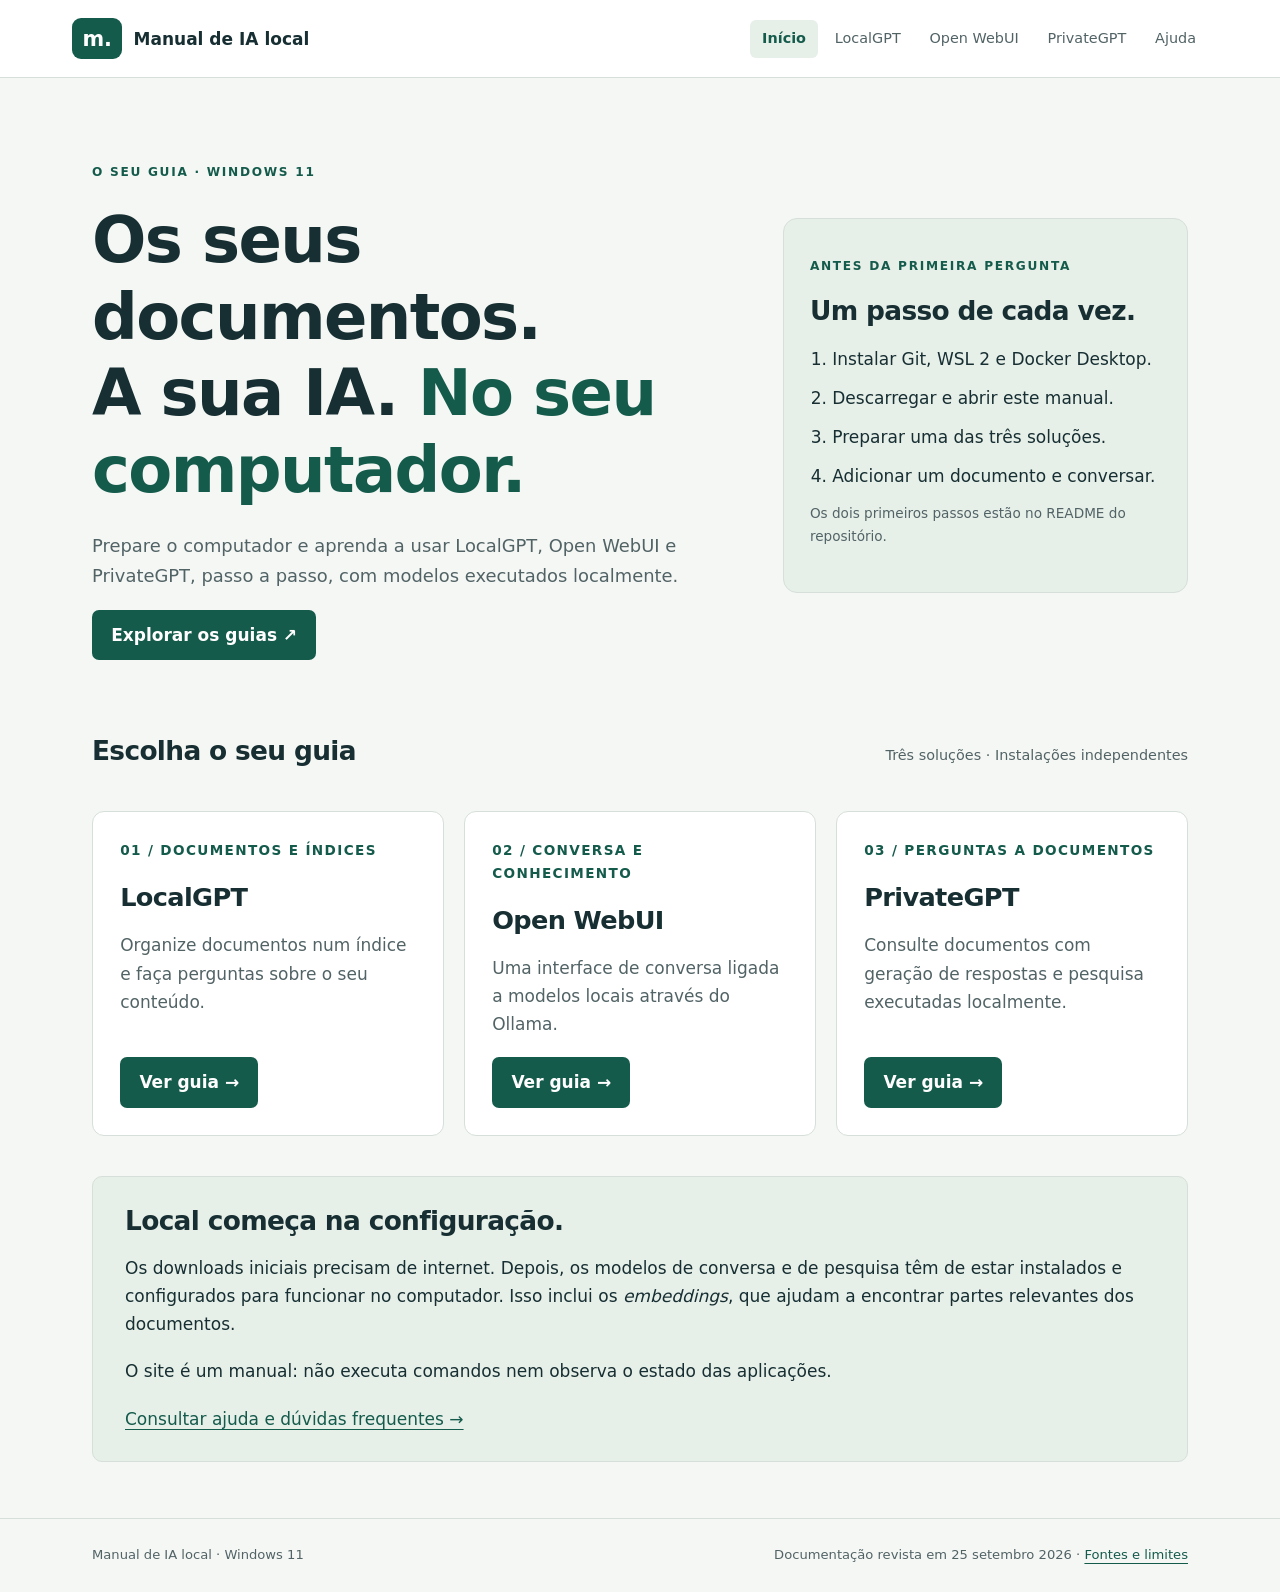
<file: html/index.html>
<!doctype html>
<html lang="pt-PT">
<head><meta charset="utf-8"><meta name="viewport" content="width=device-width, initial-scale=1"><meta name="description" content="Comece aqui — manual de instalação e utilização de IA local para Windows 11."><title>Comece aqui · Manual de IA local</title><link rel="stylesheet" href="assets/css/style.css"><script src="assets/js/main.js" defer></script></head>
<body><a class="skip-link" href="#conteudo">Saltar para o conteúdo</a>
<header class="site-header"><div class="header-inner"><a class="brand" href="index.html"><span class="brand-mark" aria-hidden="true">m.</span> Manual de IA local</a><nav class="site-nav" aria-label="Navegação principal"><a href="index.html" aria-current="page">Início</a><a href="localgpt.html">LocalGPT</a><a href="openwebui.html">Open WebUI</a><a href="privategpt.html">PrivateGPT</a><a href="ajuda.html">Ajuda</a></nav></div></header>
<main id="conteudo" class="container" tabindex="-1">
<section class="hero"><div><p class="eyebrow">O seu guia · Windows 11</p><h1>Os seus documentos.<br>A sua IA. <span style="color:var(--green)">No seu computador.</span></h1><p class="lead">Prepare o computador e aprenda a usar LocalGPT, Open WebUI e PrivateGPT, passo a passo, com modelos executados localmente.</p><a class="button" href="#guias">Explorar os guias <span aria-hidden="true">↗</span></a></div><aside class="hero-note" aria-label="Percurso de preparação"><p class="eyebrow">Antes da primeira pergunta</p><h2>Um passo de cada vez.</h2><ol><li>Instalar Git, WSL 2 e Docker Desktop.</li><li>Descarregar e abrir este manual.</li><li>Preparar uma das três soluções.</li><li>Adicionar um documento e conversar.</li></ol><p class="source-note">Os dois primeiros passos estão no README do repositório.</p></aside></section>
<section id="guias" aria-labelledby="guias-titulo"><div class="section-heading"><h2 id="guias-titulo">Escolha o seu guia</h2><p>Três soluções · Instalações independentes</p></div><div class="cards">
<article class="card"><span class="card-number">01 / DOCUMENTOS E ÍNDICES</span><h3>LocalGPT</h3><p>Organize documentos num índice e faça perguntas sobre o seu conteúdo.</p><a class="button" href="localgpt.html" aria-label="Ver guia de LocalGPT">Ver guia <span aria-hidden="true">→</span></a></article>
<article class="card"><span class="card-number">02 / CONVERSA E CONHECIMENTO</span><h3>Open WebUI</h3><p>Uma interface de conversa ligada a modelos locais através do Ollama.</p><a class="button" href="openwebui.html" aria-label="Ver guia de Open WebUI">Ver guia <span aria-hidden="true">→</span></a></article>
<article class="card"><span class="card-number">03 / PERGUNTAS A DOCUMENTOS</span><h3>PrivateGPT</h3><p>Consulte documentos com geração de respostas e pesquisa executadas localmente.</p><a class="button" href="privategpt.html" aria-label="Ver guia de PrivateGPT">Ver guia <span aria-hidden="true">→</span></a></article>
</div></section>
<aside class="band"><h2>Local começa na configuração.</h2><p>Os downloads iniciais precisam de internet. Depois, os modelos de conversa e de pesquisa têm de estar instalados e configurados para funcionar no computador. Isso inclui os <em>embeddings</em>, que ajudam a encontrar partes relevantes dos documentos.</p><p>O site é um manual: não executa comandos nem observa o estado das aplicações.</p><a href="ajuda.html">Consultar ajuda e dúvidas frequentes →</a></aside>
</main>
<footer class="site-footer"><div class="container footer-inner"><span>Manual de IA local · Windows 11</span><span>Documentação revista em 25 setembro 2026 · <a href="ajuda.html#fontes">Fontes e limites</a></span></div></footer>
</body></html>
</file>
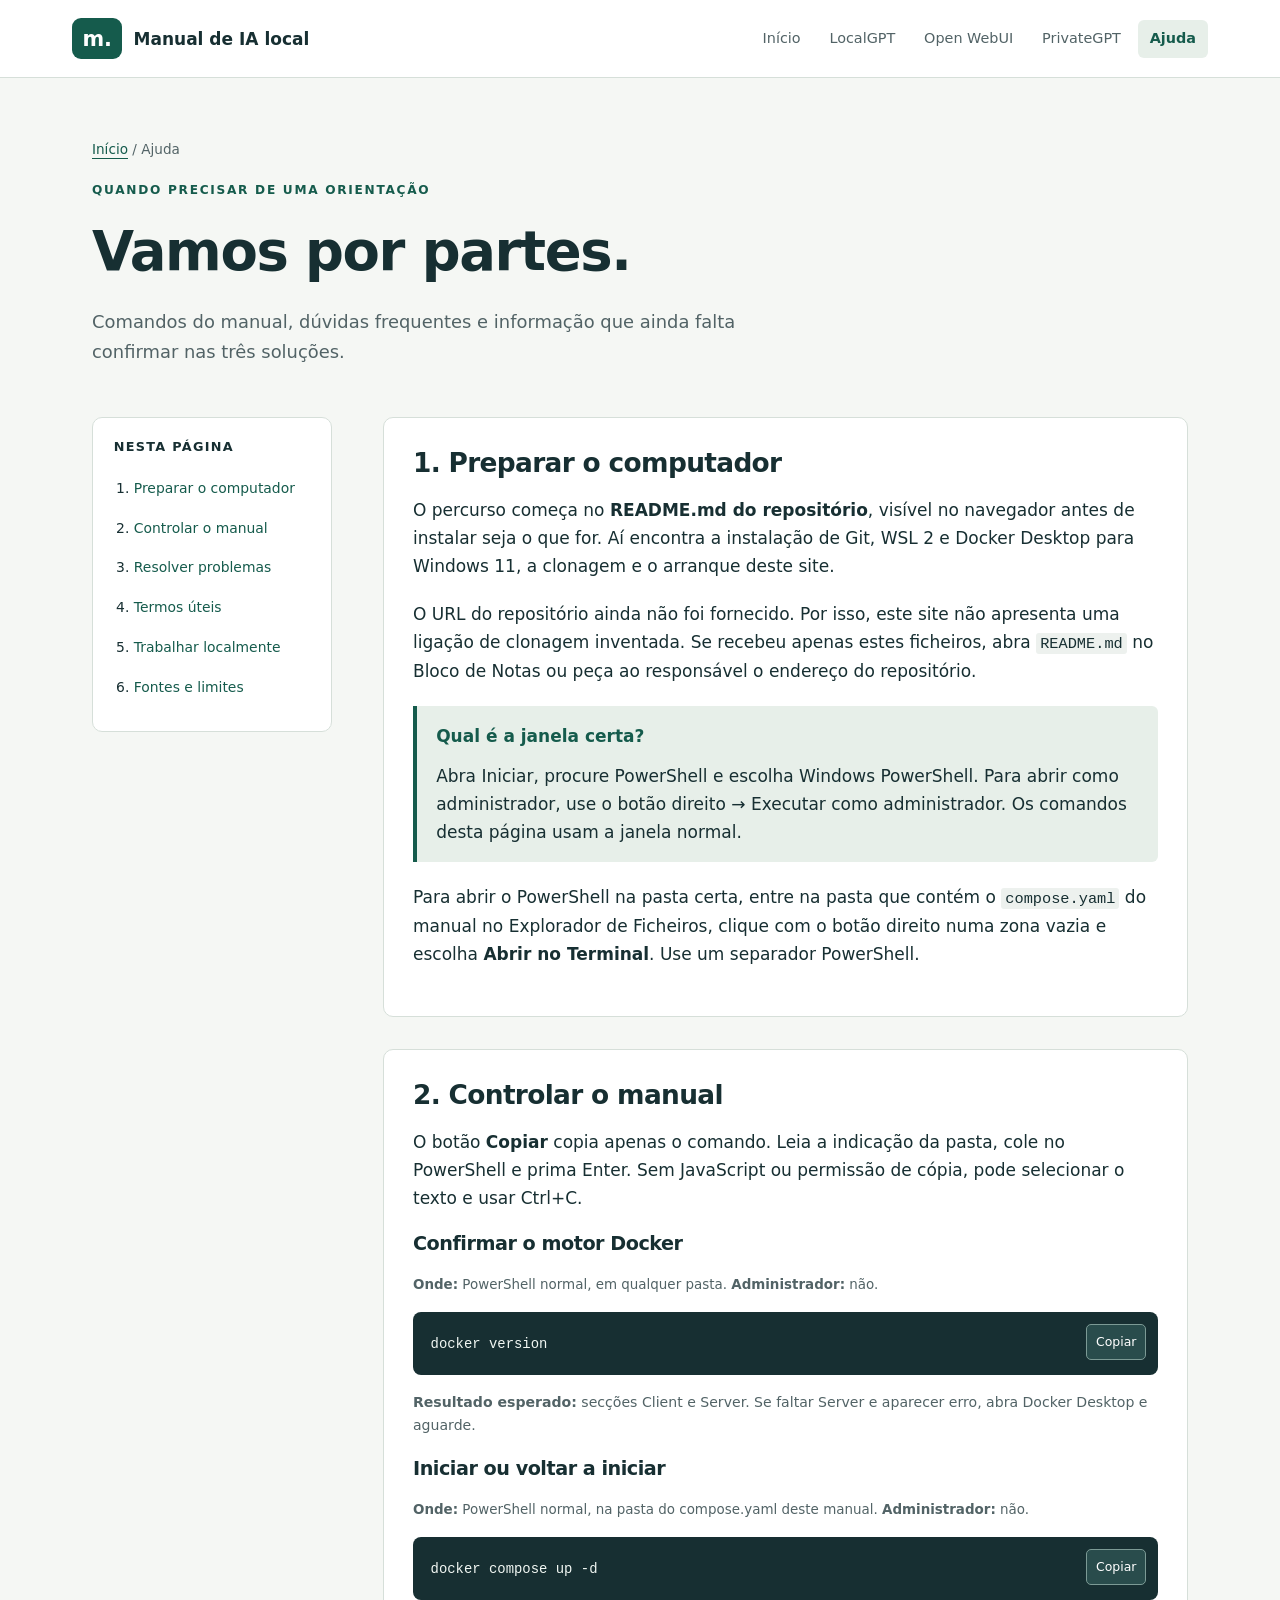
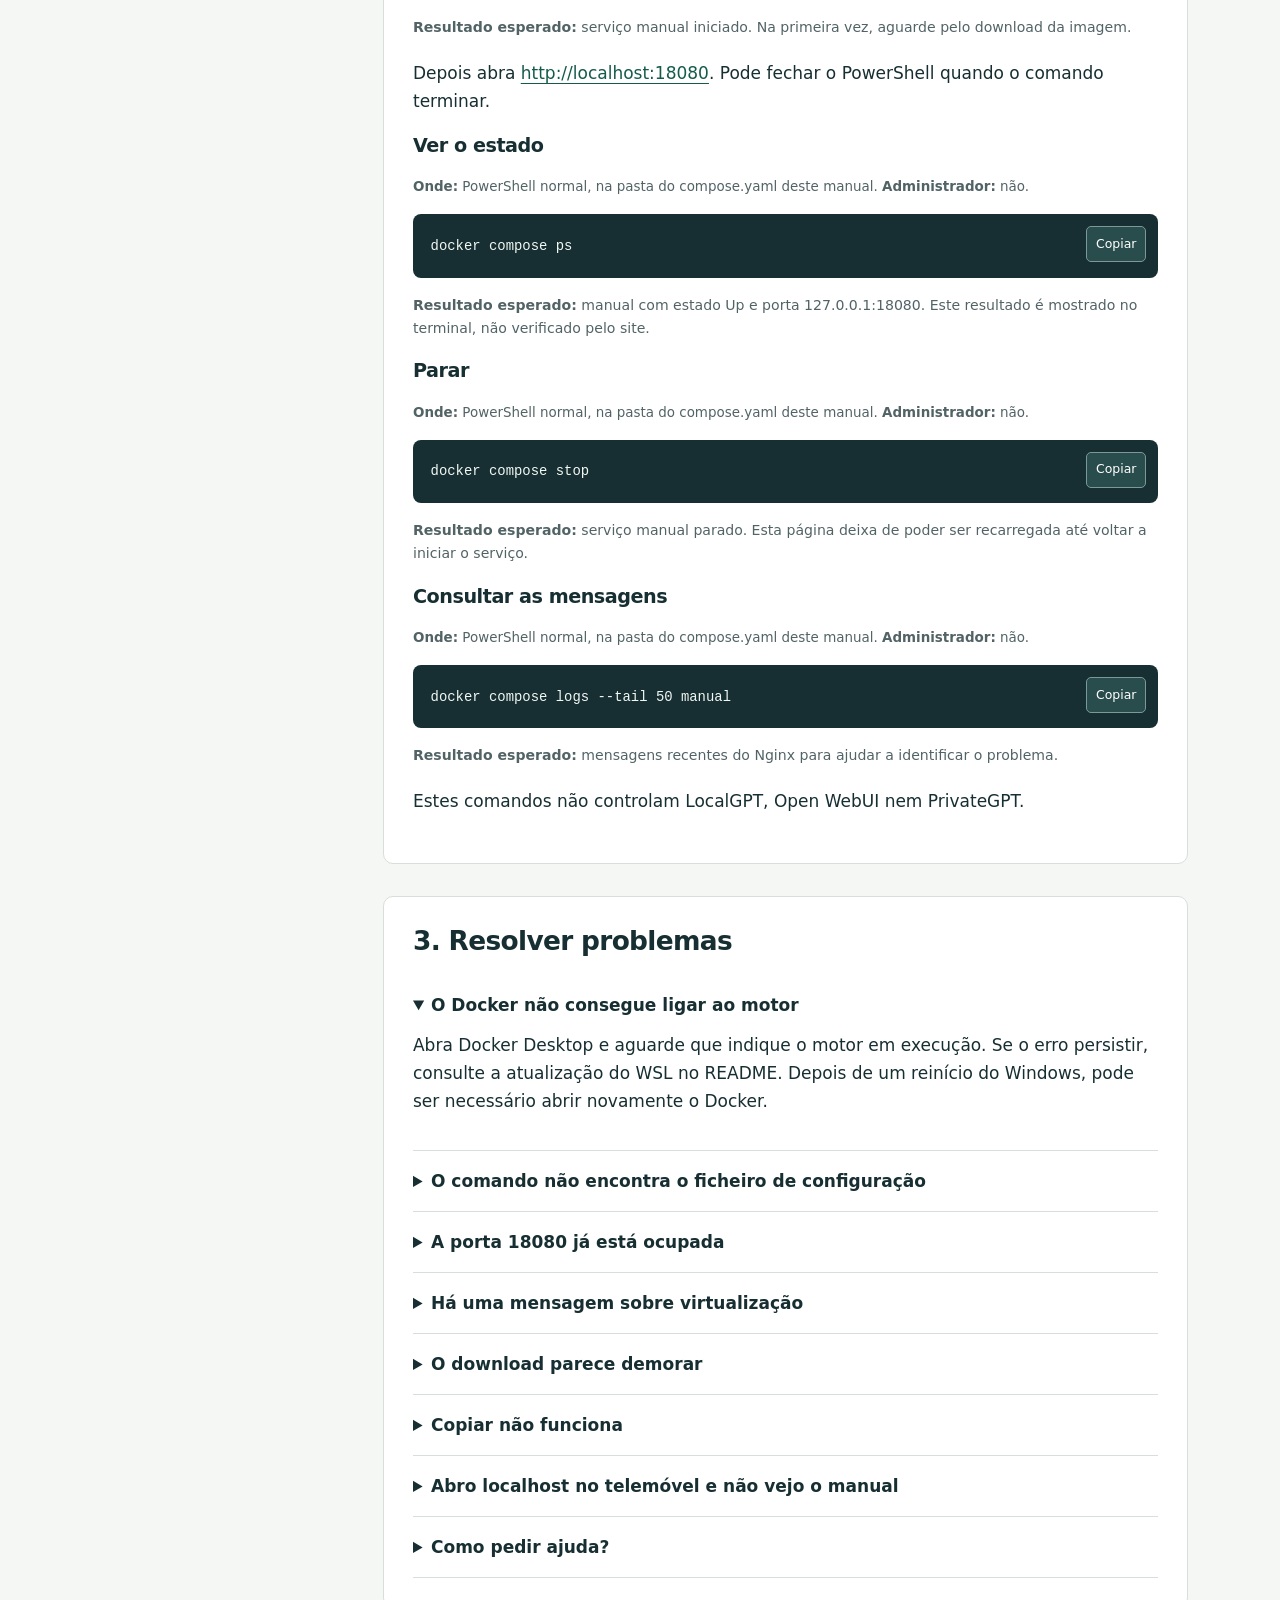
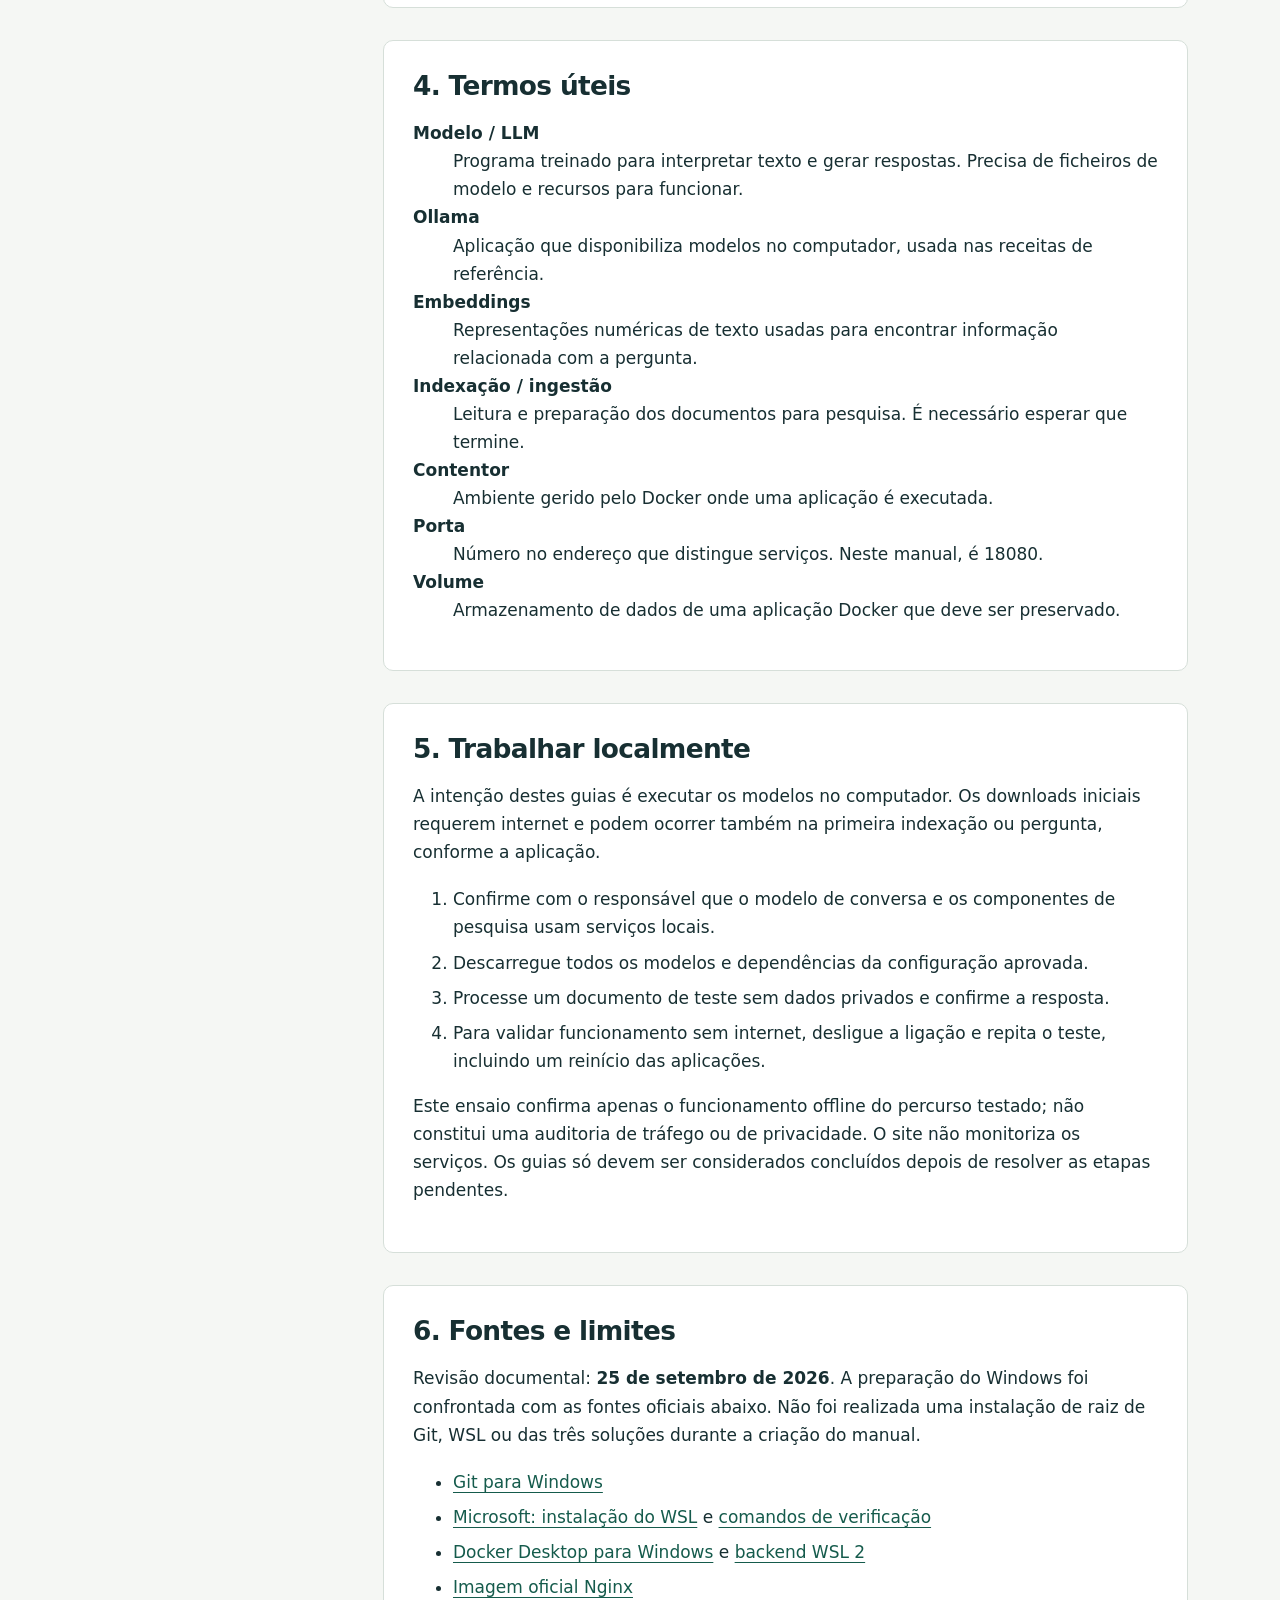
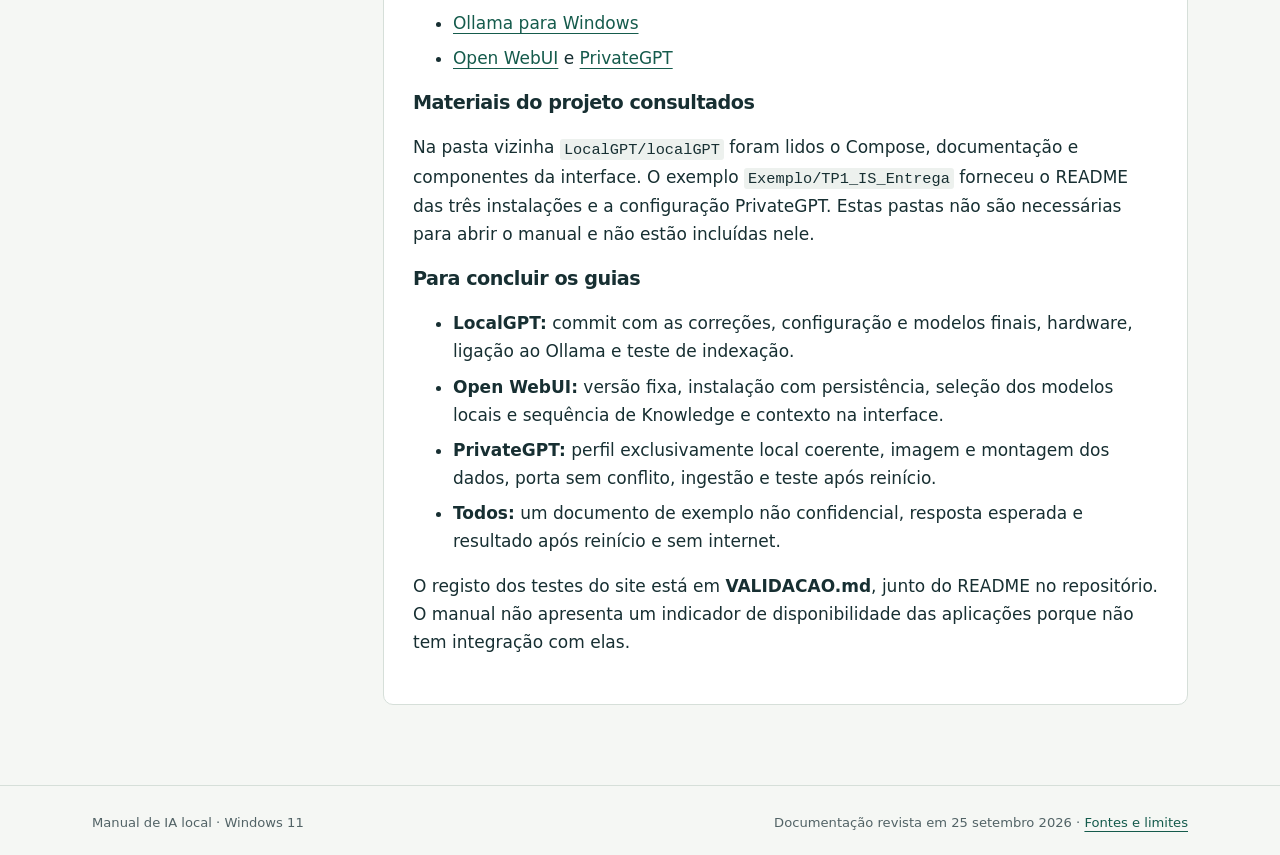
<file: html/ajuda.html>
<!doctype html>
<html lang="pt-PT">
<head><meta charset="utf-8"><meta name="viewport" content="width=device-width, initial-scale=1"><meta name="description" content="Ajuda e primeiros passos — manual de instalação e utilização de IA local para Windows 11."><title>Ajuda e primeiros passos · Manual de IA local</title><link rel="stylesheet" href="assets/css/style.css"><script src="assets/js/main.js" defer></script></head>
<body><a class="skip-link" href="#conteudo">Saltar para o conteúdo</a>
<header class="site-header"><div class="header-inner"><a class="brand" href="index.html"><span class="brand-mark" aria-hidden="true">m.</span> Manual de IA local</a><nav class="site-nav" aria-label="Navegação principal"><a href="index.html">Início</a><a href="localgpt.html">LocalGPT</a><a href="openwebui.html">Open WebUI</a><a href="privategpt.html">PrivateGPT</a><a href="ajuda.html" aria-current="page">Ajuda</a></nav></div></header>
<main id="conteudo" class="container" tabindex="-1">
<div class="page-heading"><p class="breadcrumb"><a href="index.html">Início</a> / Ajuda</p><p class="eyebrow">Quando precisar de uma orientação</p><h1>Vamos por partes.</h1><p class="lead">Comandos do manual, dúvidas frequentes e informação que ainda falta confirmar nas três soluções.</p></div>
<div class="guide-layout"><nav class="toc" aria-label="Índice da ajuda"><h2>Nesta página</h2><ol><li><a href="#preparacao">Preparar o computador</a></li><li><a href="#comandos">Controlar o manual</a></li><li><a href="#erros">Resolver problemas</a></li><li><a href="#termos">Termos úteis</a></li><li><a href="#local">Trabalhar localmente</a></li><li><a href="#fontes">Fontes e limites</a></li></ol></nav><div>
<section class="guide-section" id="preparacao"><h2>1. Preparar o computador</h2><p>O percurso começa no <strong>README.md do repositório</strong>, visível no navegador antes de instalar seja o que for. Aí encontra a instalação de Git, WSL 2 e Docker Desktop para Windows 11, a clonagem e o arranque deste site.</p><p>O URL do repositório ainda não foi fornecido. Por isso, este site não apresenta uma ligação de clonagem inventada. Se recebeu apenas estes ficheiros, abra <code>README.md</code> no Bloco de Notas ou peça ao responsável o endereço do repositório.</p><div class="notice info"><strong>Qual é a janela certa?</strong><p>Abra Iniciar, procure PowerShell e escolha Windows PowerShell. Para abrir como administrador, use o botão direito → Executar como administrador. Os comandos desta página usam a janela normal.</p></div><p>Para abrir o PowerShell na pasta certa, entre na pasta que contém o <code>compose.yaml</code> do manual no Explorador de Ficheiros, clique com o botão direito numa zona vazia e escolha <strong>Abrir no Terminal</strong>. Use um separador PowerShell.</p></section>
<section class="guide-section" id="comandos"><h2>2. Controlar o manual</h2><p>O botão <strong>Copiar</strong> copia apenas o comando. Leia a indicação da pasta, cole no PowerShell e prima Enter. Sem JavaScript ou permissão de cópia, pode selecionar o texto e usar Ctrl+C.</p><h3>Confirmar o motor Docker</h3><p class="command-meta"><strong>Onde:</strong> PowerShell normal, em qualquer pasta. <strong>Administrador:</strong> não.</p><div class="command" data-command><pre><code>docker version</code></pre></div><p class="expected"><strong>Resultado esperado:</strong> secções Client e Server. Se faltar Server e aparecer erro, abra Docker Desktop e aguarde.</p><h3>Iniciar ou voltar a iniciar</h3><p class="command-meta"><strong>Onde:</strong> PowerShell normal, na pasta do compose.yaml deste manual. <strong>Administrador:</strong> não.</p><div class="command" data-command><pre><code>docker compose up -d</code></pre></div><p class="expected"><strong>Resultado esperado:</strong> serviço manual iniciado. Na primeira vez, aguarde pelo download da imagem.</p><p>Depois abra <a href="http://localhost:18080">http://localhost:18080</a>. Pode fechar o PowerShell quando o comando terminar.</p><h3>Ver o estado</h3><p class="command-meta"><strong>Onde:</strong> PowerShell normal, na pasta do compose.yaml deste manual. <strong>Administrador:</strong> não.</p><div class="command" data-command><pre><code>docker compose ps</code></pre></div><p class="expected"><strong>Resultado esperado:</strong> manual com estado Up e porta 127.0.0.1:18080. Este resultado é mostrado no terminal, não verificado pelo site.</p><h3>Parar</h3><p class="command-meta"><strong>Onde:</strong> PowerShell normal, na pasta do compose.yaml deste manual. <strong>Administrador:</strong> não.</p><div class="command" data-command><pre><code>docker compose stop</code></pre></div><p class="expected"><strong>Resultado esperado:</strong> serviço manual parado. Esta página deixa de poder ser recarregada até voltar a iniciar o serviço.</p><h3>Consultar as mensagens</h3><p class="command-meta"><strong>Onde:</strong> PowerShell normal, na pasta do compose.yaml deste manual. <strong>Administrador:</strong> não.</p><div class="command" data-command><pre><code>docker compose logs --tail 50 manual</code></pre></div><p class="expected"><strong>Resultado esperado:</strong> mensagens recentes do Nginx para ajudar a identificar o problema.</p><p>Estes comandos não controlam LocalGPT, Open WebUI nem PrivateGPT.</p></section>
<section class="guide-section" id="erros"><h2>3. Resolver problemas</h2><details open><summary>O Docker não consegue ligar ao motor</summary><p>Abra Docker Desktop e aguarde que indique o motor em execução. Se o erro persistir, consulte a atualização do WSL no README. Depois de um reinício do Windows, pode ser necessário abrir novamente o Docker.</p></details><details><summary>O comando não encontra o ficheiro de configuração</summary><p>Abra o terminal na pasta que contém o <code>compose.yaml</code> deste manual, junto da pasta <code>html</code>. Uma janela aberta noutra pasta não encontra automaticamente o projeto.</p></details><details><summary>A porta 18080 já está ocupada</summary><p>Outra aplicação pode estar a usar a porta ou o Windows pode tê-la reservado. Peça ajuda para identificar a origem. Se reconhecer a aplicação, feche-a normalmente e tente de novo. Não termine processos desconhecidos.</p></details><details><summary>Há uma mensagem sobre virtualização</summary><p>Use Ctrl+Shift+Esc → Desempenho → CPU e verifique «Virtualização». Se estiver desativada, siga a documentação do fabricante do computador ou peça apoio informático. As instruções BIOS/UEFI variam entre equipamentos.</p></details><details><summary>O download parece demorar</summary><p>Imagens e modelos podem ser grandes. Aguarde e observe o terminal. Uma mensagem de erro de rede exige verificar a ligação, proxy ou VPN; o manual não pode estimar o tempo restante.</p></details><details><summary>Copiar não funciona</summary><p>Em caso de recusa pelo navegador, o manual seleciona o comando e apresenta uma indicação para usar Ctrl+C. Também pode selecionar o texto manualmente. Em dispositivos táteis, mantenha o dedo sobre o texto e use a opção de cópia do navegador.</p></details><details><summary>Abro localhost no telemóvel e não vejo o manual</summary><p>Localhost aponta para o dispositivo onde está o navegador. Este manual está acessível apenas no computador que o serve. Pode testar o formato móvel reduzindo a janela do navegador nesse computador.</p></details><details><summary>Como pedir ajuda?</summary><p>Indique a solução, o passo, o comando e a mensagem exata, bem como as versões instaladas e o hardware. Remova palavras-passe, tokens e conteúdo privado antes de partilhar registos.</p></details></section>
<section class="guide-section" id="termos"><h2>4. Termos úteis</h2><dl><dt><strong>Modelo / LLM</strong></dt><dd>Programa treinado para interpretar texto e gerar respostas. Precisa de ficheiros de modelo e recursos para funcionar.</dd><dt><strong>Ollama</strong></dt><dd>Aplicação que disponibiliza modelos no computador, usada nas receitas de referência.</dd><dt><strong>Embeddings</strong></dt><dd>Representações numéricas de texto usadas para encontrar informação relacionada com a pergunta.</dd><dt><strong>Indexação / ingestão</strong></dt><dd>Leitura e preparação dos documentos para pesquisa. É necessário esperar que termine.</dd><dt><strong>Contentor</strong></dt><dd>Ambiente gerido pelo Docker onde uma aplicação é executada.</dd><dt><strong>Porta</strong></dt><dd>Número no endereço que distingue serviços. Neste manual, é 18080.</dd><dt><strong>Volume</strong></dt><dd>Armazenamento de dados de uma aplicação Docker que deve ser preservado.</dd></dl></section>
<section class="guide-section" id="local"><h2>5. Trabalhar localmente</h2><p>A intenção destes guias é executar os modelos no computador. Os downloads iniciais requerem internet e podem ocorrer também na primeira indexação ou pergunta, conforme a aplicação.</p><ol><li>Confirme com o responsável que o modelo de conversa e os componentes de pesquisa usam serviços locais.</li><li>Descarregue todos os modelos e dependências da configuração aprovada.</li><li>Processe um documento de teste sem dados privados e confirme a resposta.</li><li>Para validar funcionamento sem internet, desligue a ligação e repita o teste, incluindo um reinício das aplicações.</li></ol><p>Este ensaio confirma apenas o funcionamento offline do percurso testado; não constitui uma auditoria de tráfego ou de privacidade. O site não monitoriza os serviços. Os guias só devem ser considerados concluídos depois de resolver as etapas pendentes.</p></section>
<section class="guide-section" id="fontes"><h2>6. Fontes e limites</h2><p>Revisão documental: <strong>25 de setembro de 2026</strong>. A preparação do Windows foi confrontada com as fontes oficiais abaixo. Não foi realizada uma instalação de raiz de Git, WSL ou das três soluções durante a criação do manual.</p><ul><li><a href="https://git-scm.com/install/windows">Git para Windows</a></li><li><a href="https://learn.microsoft.com/en-us/windows/wsl/install">Microsoft: instalação do WSL</a> e <a href="https://learn.microsoft.com/en-us/windows/wsl/basic-commands">comandos de verificação</a></li><li><a href="https://docs.docker.com/desktop/setup/install/windows-install/">Docker Desktop para Windows</a> e <a href="https://docs.docker.com/desktop/features/wsl/">backend WSL 2</a></li><li><a href="https://hub.docker.com/_/nginx">Imagem oficial Nginx</a></li><li><a href="https://docs.ollama.com/windows">Ollama para Windows</a></li><li><a href="https://docs.openwebui.com/">Open WebUI</a> e <a href="https://docs.privategpt.dev/introduction">PrivateGPT</a></li></ul><h3>Materiais do projeto consultados</h3><p>Na pasta vizinha <code>LocalGPT/localGPT</code> foram lidos o Compose, documentação e componentes da interface. O exemplo <code>Exemplo/TP1_IS_Entrega</code> forneceu o README das três instalações e a configuração PrivateGPT. Estas pastas não são necessárias para abrir o manual e não estão incluídas nele.</p><h3>Para concluir os guias</h3><ul><li><strong>LocalGPT:</strong> commit com as correções, configuração e modelos finais, hardware, ligação ao Ollama e teste de indexação.</li><li><strong>Open WebUI:</strong> versão fixa, instalação com persistência, seleção dos modelos locais e sequência de Knowledge e contexto na interface.</li><li><strong>PrivateGPT:</strong> perfil exclusivamente local coerente, imagem e montagem dos dados, porta sem conflito, ingestão e teste após reinício.</li><li><strong>Todos:</strong> um documento de exemplo não confidencial, resposta esperada e resultado após reinício e sem internet.</li></ul><p>O registo dos testes do site está em <strong>VALIDACAO.md</strong>, junto do README no repositório. O manual não apresenta um indicador de disponibilidade das aplicações porque não tem integração com elas.</p></section>
</div></div></main>
<footer class="site-footer"><div class="container footer-inner"><span>Manual de IA local · Windows 11</span><span>Documentação revista em 25 setembro 2026 · <a href="ajuda.html#fontes">Fontes e limites</a></span></div></footer>
</body></html>
</file>
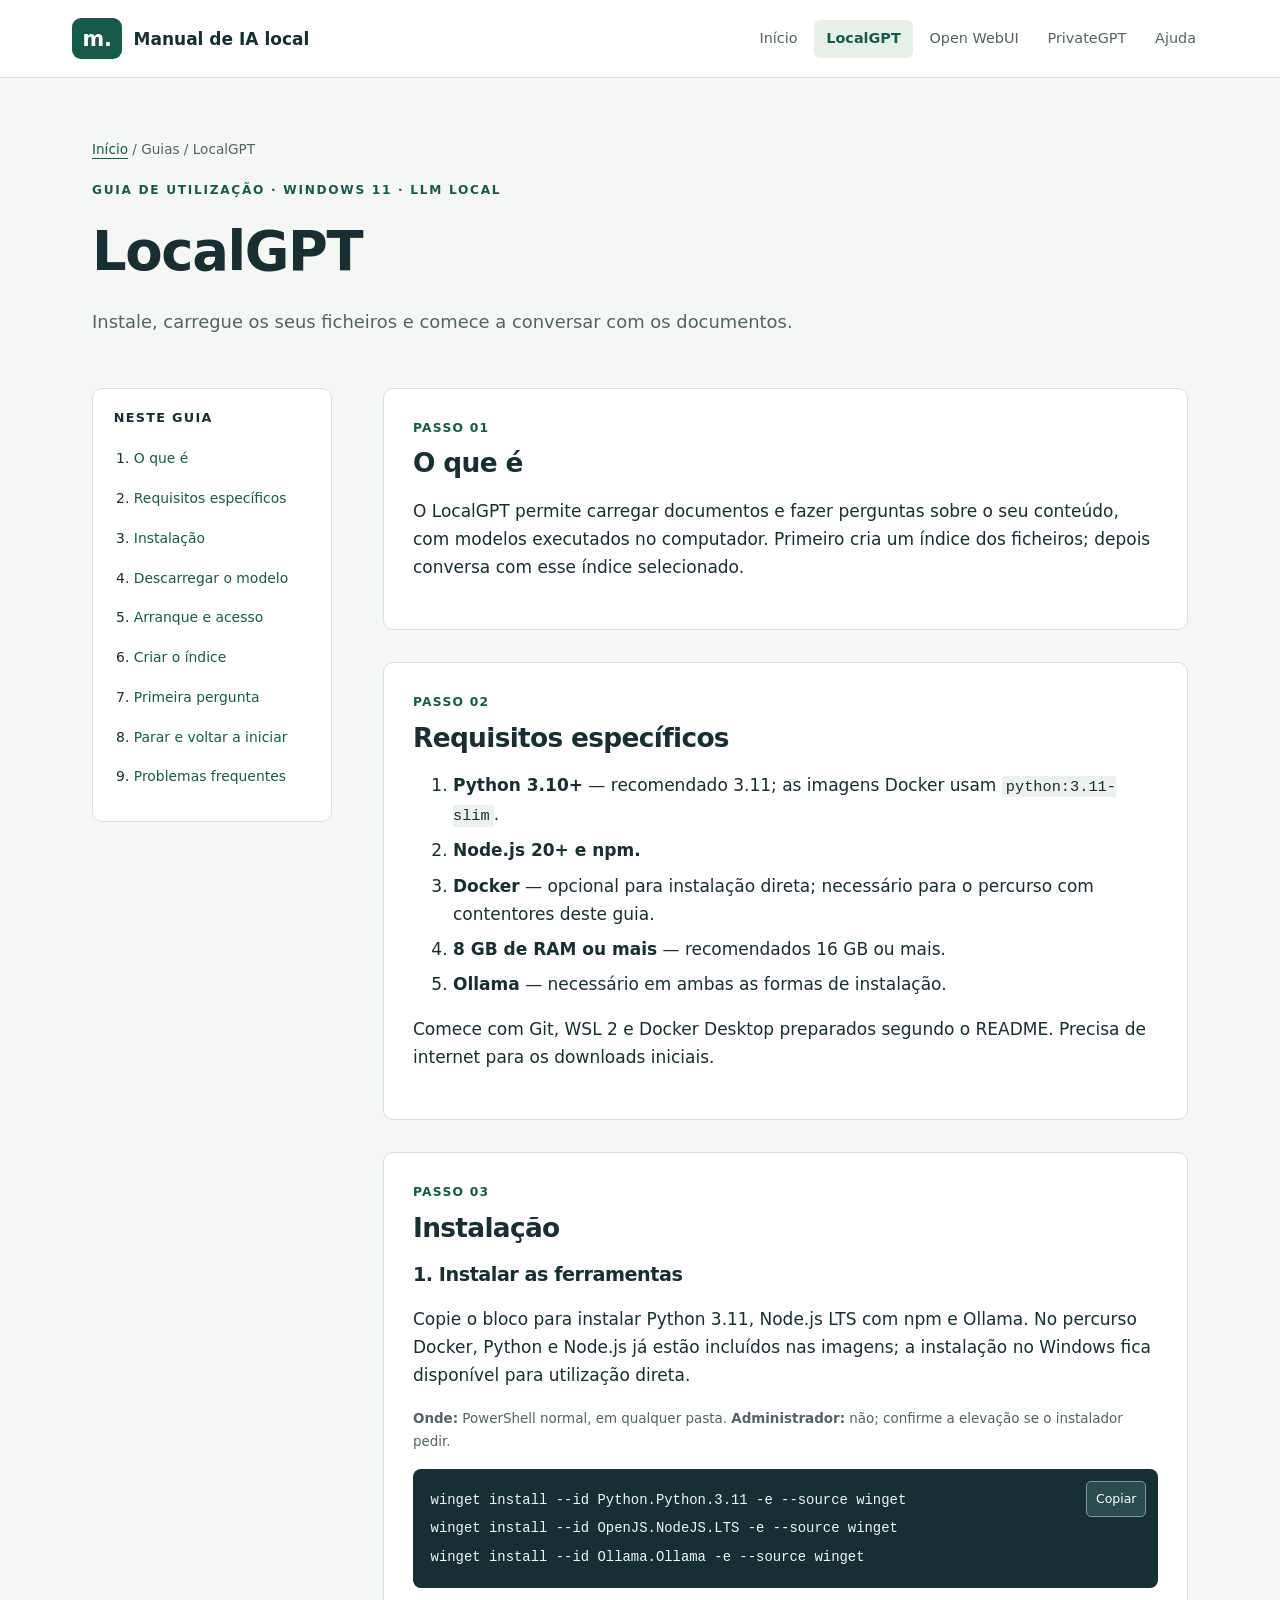
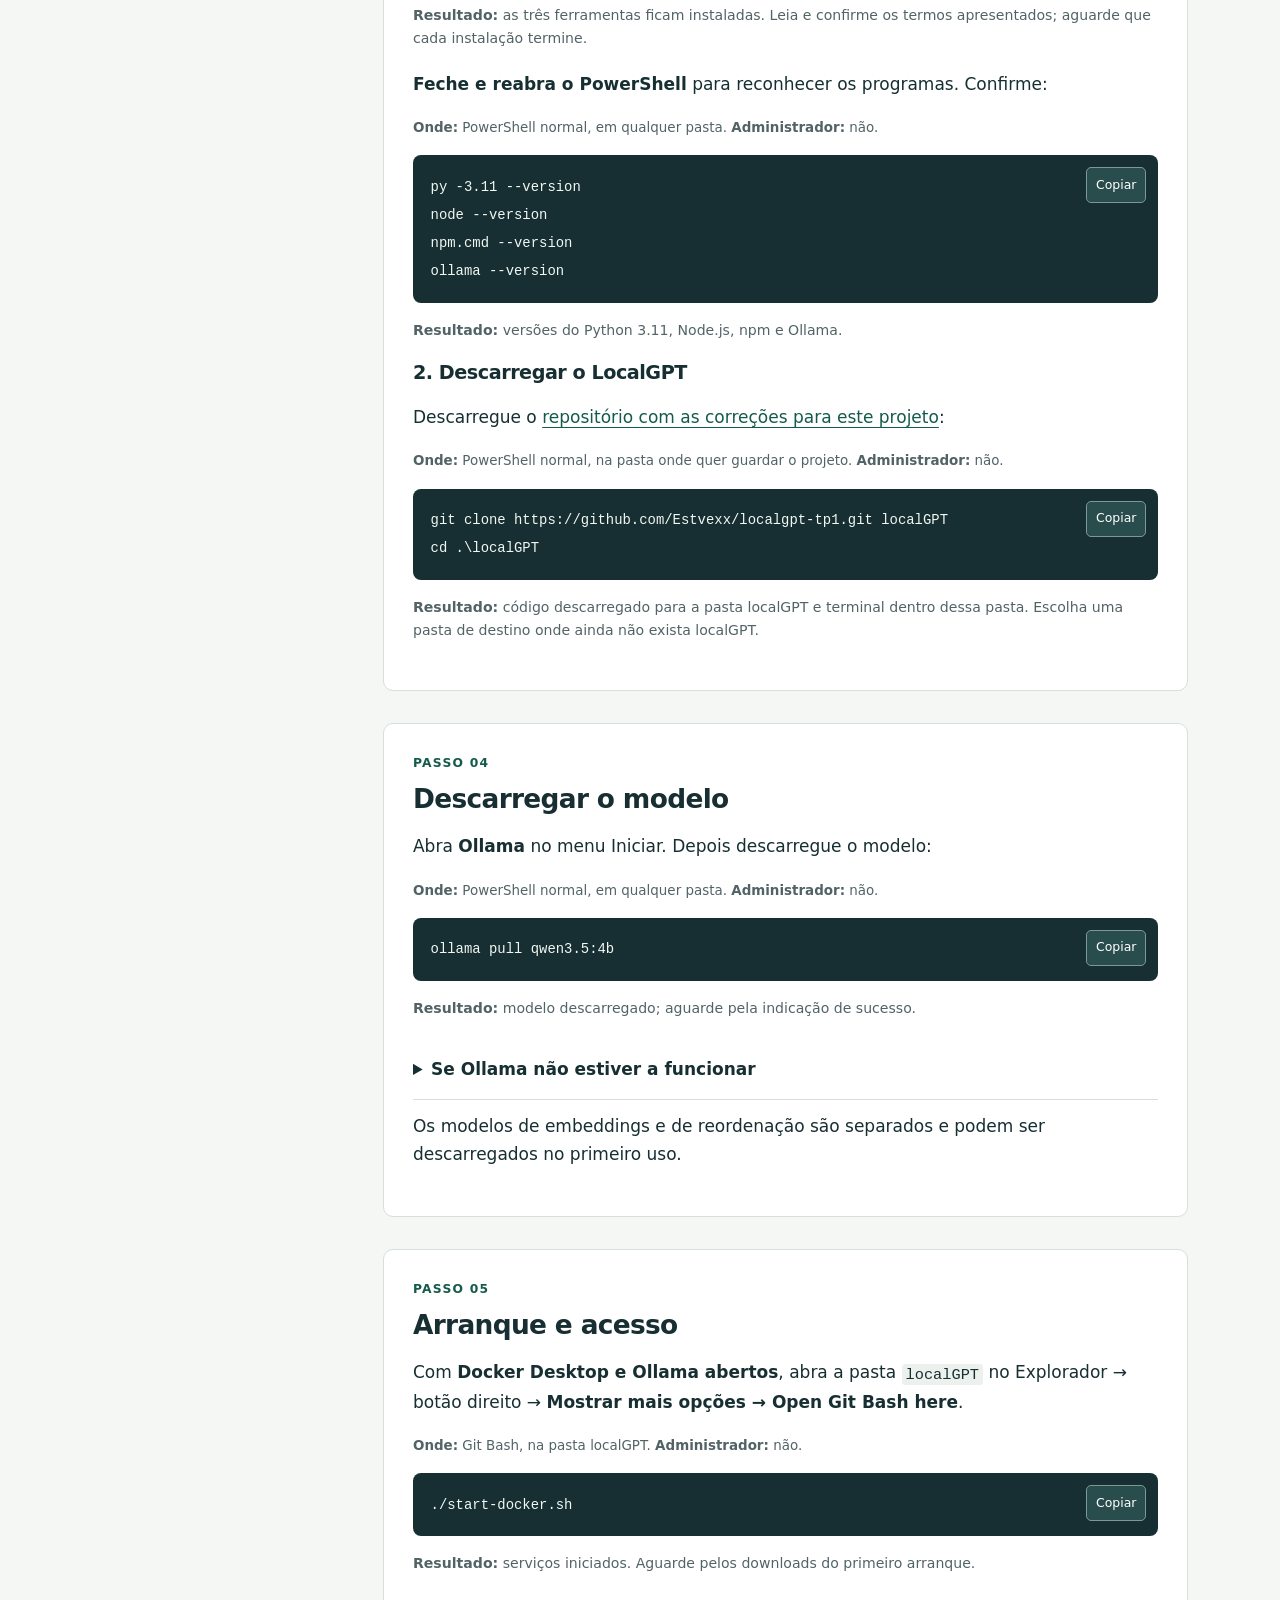
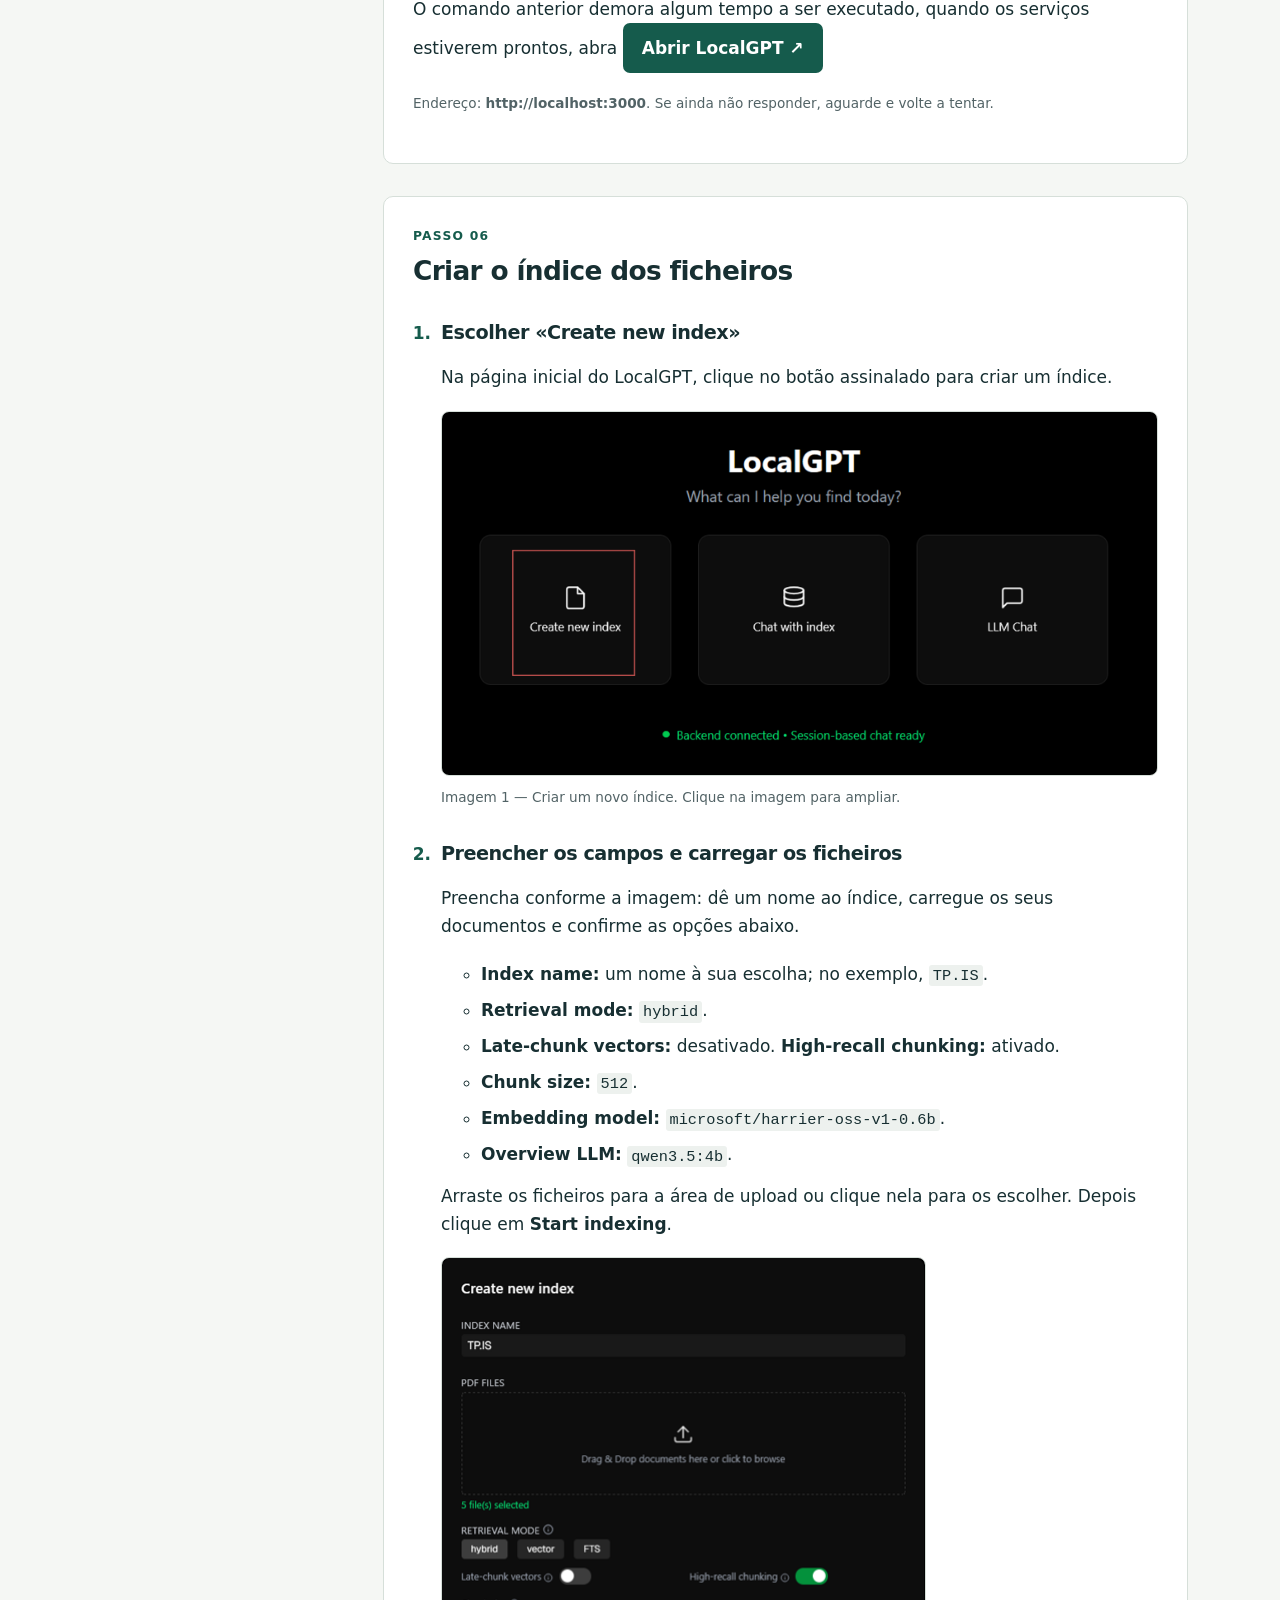
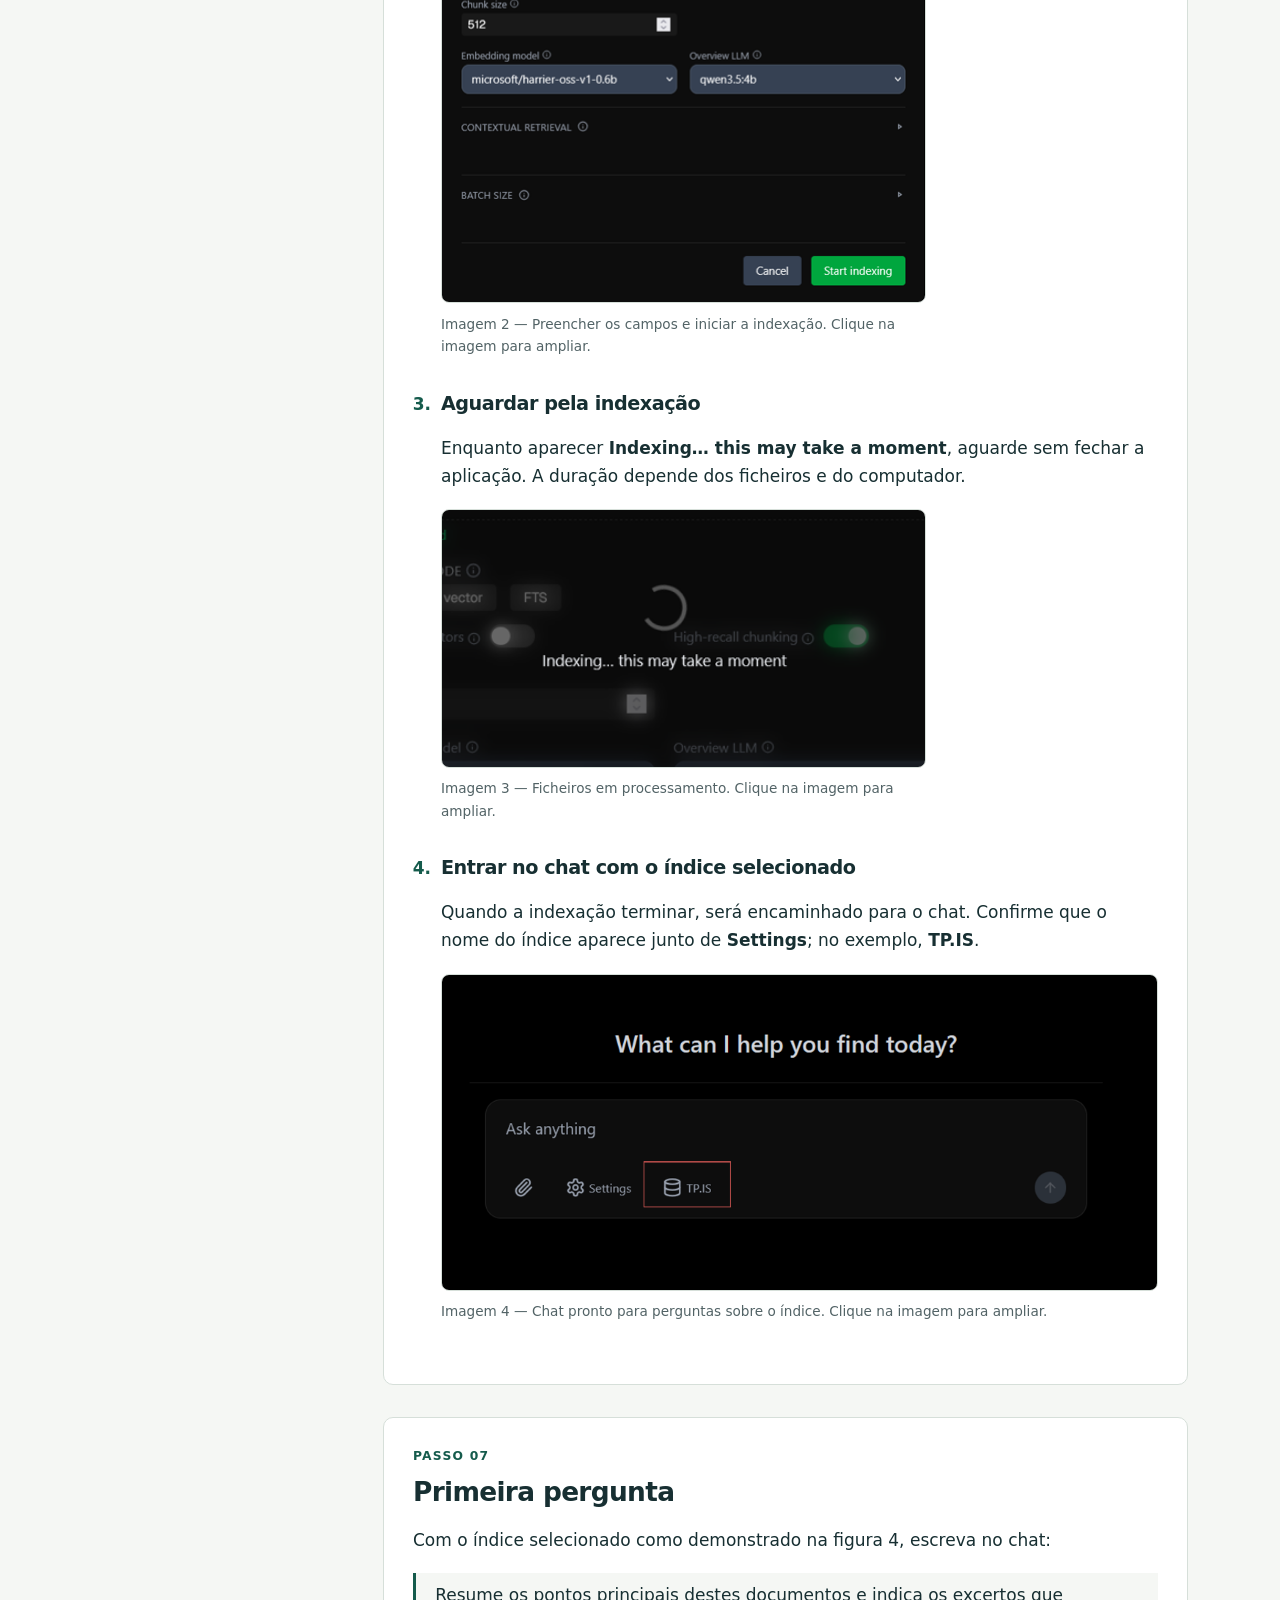
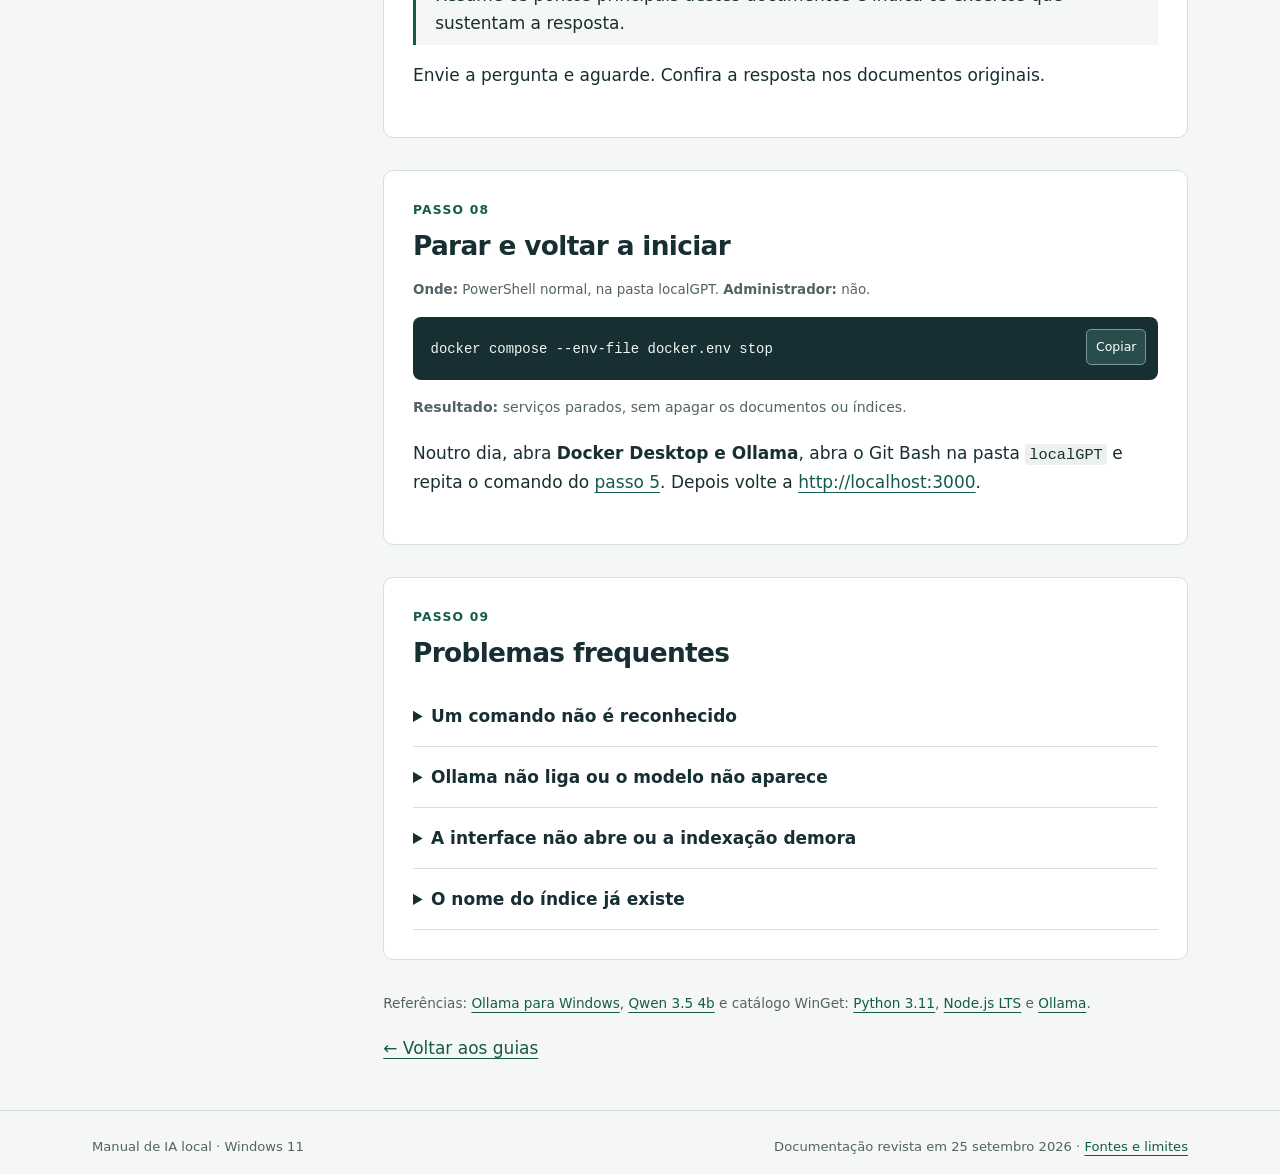
<file: html/localgpt.html>
<!doctype html>
<html lang="pt-PT">
  <head>
    <meta charset="utf-8" />
    <meta name="viewport" content="width=device-width, initial-scale=1" />
    <meta
      name="description"
      content="LocalGPT — manual de instalação e utilização de IA local para Windows 11."
    />
    <title>LocalGPT · Manual de IA local</title>
    <link rel="stylesheet" href="assets/css/style.css" />
    <script src="assets/js/main.js" defer></script>
    <style>
      /* Estilos exclusivos deste guia. */
      .index-steps {
        padding-left: 1.5rem;
      }
      .index-steps > li {
        padding-left: 0.25rem;
        margin: 2rem 0;
      }
      .index-steps > li::marker {
        color: var(--green);
        font-weight: 750;
      }
      .index-figure {
        margin: 1.2rem 0 1.8rem;
      }
      .index-figure img {
        display: block;
        max-width: 100%;
        width: 100%;
        height: auto;
        border: 1px solid var(--line);
        border-radius: 8px;
        background: #0c0c0c;
      }
      .index-figure-narrow {
        max-width: 485px;
      }
      .index-figure a {
        display: block;
        border-radius: 8px;
      }
      .index-figure figcaption {
        font-size: 0.85rem;
        color: var(--muted);
        margin-top: 0.6rem;
      }
    </style>
  </head>
  <body>
    <a class="skip-link" href="#conteudo">Saltar para o conteúdo</a>
    <header class="site-header">
      <div class="header-inner">
        <a class="brand" href="index.html"
          ><span class="brand-mark" aria-hidden="true">m.</span> Manual de IA
          local</a
        >
        <nav class="site-nav" aria-label="Navegação principal">
          <a href="index.html">Início</a
          ><a href="localgpt.html" aria-current="page">LocalGPT</a
          ><a href="openwebui.html">Open WebUI</a
          ><a href="privategpt.html">PrivateGPT</a
          ><a href="ajuda.html">Ajuda</a>
        </nav>
      </div>
    </header>
    <main id="conteudo" class="container" tabindex="-1">
      <div class="page-heading">
        <p class="breadcrumb">
          <a href="index.html">Início</a> / Guias / LocalGPT
        </p>
        <p class="eyebrow">Guia de utilização · Windows 11 · LLM local</p>
        <h1>LocalGPT</h1>
        <p class="lead">
          Instale, carregue os seus ficheiros e comece a conversar com os
          documentos.
        </p>
      </div>
      <div class="guide-layout">
        <nav class="toc" aria-label="Índice do guia">
          <h2>Neste guia</h2>
          <ol>
            <li><a href="#sobre">O que é</a></li>
            <li><a href="#requisitos">Requisitos específicos</a></li>
            <li><a href="#instalacao">Instalação</a></li>
            <li><a href="#modelo">Descarregar o modelo</a></li>
            <li><a href="#arranque">Arranque e acesso</a></li>
            <li><a href="#documentos">Criar o índice</a></li>
            <li><a href="#pergunta">Primeira pergunta</a></li>
            <li><a href="#parar">Parar e voltar a iniciar</a></li>
            <li><a href="#problemas">Problemas frequentes</a></li>
          </ol>
        </nav>
        <div>
          <section
            class="guide-section"
            id="sobre"
            aria-labelledby="titulo-sobre"
          >
            <span class="step">PASSO 01</span>
            <h2 id="titulo-sobre">O que é</h2>
            <p>
              O LocalGPT permite carregar documentos e fazer perguntas sobre o
              seu conteúdo, com modelos executados no computador. Primeiro cria
              um índice dos ficheiros; depois conversa com esse índice
              selecionado.
            </p>
          </section>
          <section
            class="guide-section"
            id="requisitos"
            aria-labelledby="titulo-requisitos"
          >
            <span class="step">PASSO 02</span>
            <h2 id="titulo-requisitos">Requisitos específicos</h2>
            <ol>
              <li>
                <strong>Python 3.10+</strong> — recomendado 3.11; as imagens
                Docker usam <code>python:3.11-slim</code>.
              </li>
              <li><strong>Node.js 20+ e npm.</strong></li>
              <li>
                <strong>Docker</strong> — opcional para instalação direta;
                necessário para o percurso com contentores deste guia.
              </li>
              <li>
                <strong>8 GB de RAM ou mais</strong> — recomendados 16 GB ou
                mais.
              </li>
              <li>
                <strong>Ollama</strong> — necessário em ambas as formas de
                instalação.
              </li>
            </ol>
            <p>
              Comece com Git, WSL 2 e Docker Desktop preparados segundo o
              README. Precisa de internet para os downloads iniciais.
            </p>
          </section>
          <section
            class="guide-section"
            id="instalacao"
            aria-labelledby="titulo-instalacao"
          >
            <span class="step">PASSO 03</span>
            <h2 id="titulo-instalacao">Instalação</h2>
            <h3>1. Instalar as ferramentas</h3>
            <p>
              Copie o bloco para instalar Python 3.11, Node.js LTS com npm e
              Ollama. No percurso Docker, Python e Node.js já estão incluídos
              nas imagens; a instalação no Windows fica disponível para
              utilização direta.
            </p>
            <p class="command-meta">
              <strong>Onde:</strong> PowerShell normal, em qualquer pasta.
              <strong>Administrador:</strong> não; confirme a elevação se o
              instalador pedir.
            </p>
            <div class="command" data-command>
              <pre><code>winget install --id Python.Python.3.11 -e --source winget
winget install --id OpenJS.NodeJS.LTS -e --source winget
winget install --id Ollama.Ollama -e --source winget</code></pre>
            </div>
            <p class="expected">
              <strong>Resultado:</strong> as três ferramentas ficam instaladas.
              Leia e confirme os termos apresentados; aguarde que cada
              instalação termine.
            </p>
            <p>
              <strong>Feche e reabra o PowerShell</strong> para reconhecer os
              programas. Confirme:
            </p>
            <p class="command-meta">
              <strong>Onde:</strong> PowerShell normal, em qualquer pasta.
              <strong>Administrador:</strong> não.
            </p>
            <div class="command" data-command>
              <pre><code>py -3.11 --version
node --version
npm.cmd --version
ollama --version</code></pre>
            </div>
            <p class="expected">
              <strong>Resultado:</strong> versões do Python 3.11, Node.js, npm e
              Ollama.
            </p>
            <h3>2. Descarregar o LocalGPT</h3>
            <p>
              Descarregue o
              <a href="https://github.com/Estvexx/localgpt-tp1"
                >repositório com as correções para este projeto</a
              >:
            </p>
            <p class="command-meta">
              <strong>Onde:</strong> PowerShell normal, na pasta onde quer
              guardar o projeto. <strong>Administrador:</strong> não.
            </p>
            <div class="command" data-command>
              <pre><code>git clone https://github.com/Estvexx/localgpt-tp1.git localGPT
cd .\localGPT</code></pre>
            </div>
            <p class="expected">
              <strong>Resultado:</strong> código descarregado para a pasta
              localGPT e terminal dentro dessa pasta. Escolha uma pasta de
              destino onde ainda não exista localGPT.
            </p>
          </section>
          <section
            class="guide-section"
            id="modelo"
            aria-labelledby="titulo-modelo"
          >
            <span class="step">PASSO 04</span>
            <h2 id="titulo-modelo">Descarregar o modelo</h2>
            <p>
              Abra <strong>Ollama</strong> no menu Iniciar. Depois descarregue o
              modelo:
            </p>
            <p class="command-meta">
              <strong>Onde:</strong> PowerShell normal, em qualquer pasta.
              <strong>Administrador:</strong> não.
            </p>
            <div class="command" data-command>
              <pre><code>ollama pull qwen3.5:4b</code></pre>
            </div>
            <p class="expected">
              <strong>Resultado:</strong> modelo descarregado; aguarde pela
              indicação de sucesso.
            </p>
            <details>
              <summary>Se Ollama não estiver a funcionar</summary>
              <p>
                Execute o comando abaixo numa janela PowerShell separada e
                deixe-a aberta. Volte à primeira janela para descarregar o
                modelo.
              </p>
              <p class="command-meta">
                <strong>Onde:</strong> PowerShell normal, em qualquer pasta,
                numa janela separada. <strong>Administrador:</strong> não.
              </p>
              <div class="command" data-command>
                <pre><code>ollama serve</code></pre>
              </div>
              <p class="expected">
                <strong>Resultado:</strong> servidor Ollama em execução. O
                comando mantém a janela ocupada até o parar com Ctrl+C.
              </p>
              <p>
                Se indicar que a porta já está ocupada pelo Ollama, este já está
                a funcionar; não precisa de iniciar uma segunda instância.
              </p>
            </details>
            <p>
              Os modelos de embeddings e de reordenação são separados e podem
              ser descarregados no primeiro uso.
            </p>
          </section>
          <section
            class="guide-section"
            id="arranque"
            aria-labelledby="titulo-arranque"
          >
            <span class="step">PASSO 05</span>
            <h2 id="titulo-arranque">Arranque e acesso</h2>
            <p>
              Com <strong>Docker Desktop e Ollama abertos</strong>, abra a pasta
              <code>localGPT</code> no Explorador → botão direito →
              <strong>Mostrar mais opções → Open Git Bash here</strong>.
            </p>
            <p class="command-meta">
              <strong>Onde:</strong> Git Bash, na pasta localGPT.
              <strong>Administrador:</strong> não.
            </p>
            <div class="command" data-command>
              <pre><code>./start-docker.sh</code></pre>
            </div>
            <p class="expected">
              <strong>Resultado:</strong> serviços iniciados. Aguarde pelos
              downloads do primeiro arranque.
            </p>
            <p>
              O comando anterior demora algum tempo a ser executado, quando os
              serviços estiverem prontos, abra
              <a
                class="button"
                href="http://localhost:3000"
                target="_blank"
                rel="noopener"
                >Abrir LocalGPT ↗</a
              >
            </p>
            <p class="source-note">
              Endereço: <strong>http://localhost:3000</strong>. Se ainda não
              responder, aguarde e volte a tentar.
            </p>
          </section>
          <section
            class="guide-section"
            id="documentos"
            aria-labelledby="titulo-documentos"
          >
            <span class="step">PASSO 06</span>
            <h2 id="titulo-documentos">Criar o índice dos ficheiros</h2>
            <ol class="index-steps">
              <li>
                <h3>Escolher «Create new index»</h3>
                <p>
                  Na página inicial do LocalGPT, clique no botão assinalado para
                  criar um índice.
                </p>
                <figure class="index-figure">
                  <a
                    href="assets/img/1-create_index.png"
                    target="_blank"
                    rel="noopener"
                    aria-label="Abrir imagem: Página inicial do LocalGPT com o botão Create new index assinalado (novo separador)"
                    ><img
                      src="assets/img/1-create_index.png"
                      alt="Página inicial do LocalGPT com o botão Create new index assinalado"
                      loading="lazy"
                  /></a>
                  <figcaption>
                    Imagem 1 — Criar um novo índice. Clique na imagem para
                    ampliar.
                  </figcaption>
                </figure>
              </li>
              <li>
                <h3>Preencher os campos e carregar os ficheiros</h3>
                <p>
                  Preencha conforme a imagem: dê um nome ao índice, carregue os
                  seus documentos e confirme as opções abaixo.
                </p>
                <ul>
                  <li>
                    <strong>Index name:</strong> um nome à sua escolha; no
                    exemplo, <code>TP.IS</code>.
                  </li>
                  <li><strong>Retrieval mode:</strong> <code>hybrid</code>.</li>
                  <li>
                    <strong>Late-chunk vectors:</strong> desativado.
                    <strong>High-recall chunking:</strong> ativado.
                  </li>
                  <li><strong>Chunk size:</strong> <code>512</code>.</li>
                  <li>
                    <strong>Embedding model:</strong>
                    <code>microsoft/harrier-oss-v1-0.6b</code>.
                  </li>
                  <li>
                    <strong>Overview LLM:</strong> <code>qwen3.5:4b</code>.
                  </li>
                </ul>
                <p>
                  Arraste os ficheiros para a área de upload ou clique nela para
                  os escolher. Depois clique em <strong>Start indexing</strong>.
                </p>
                <figure class="index-figure index-figure-narrow">
                  <a
                    href="assets/img/2-preencher_campos.png"
                    target="_blank"
                    rel="noopener"
                    aria-label="Abrir imagem: Formulário do índice TP.IS, com documentos selecionados, chunk size 512 e Overview LLM qwen3.5:4b (novo separador)"
                    ><img
                      src="assets/img/2-preencher_campos.png"
                      alt="Formulário do índice TP.IS, com documentos selecionados, chunk size 512 e Overview LLM qwen3.5:4b"
                      loading="lazy"
                  /></a>
                  <figcaption>
                    Imagem 2 — Preencher os campos e iniciar a indexação. Clique
                    na imagem para ampliar.
                  </figcaption>
                </figure>
              </li>
              <li>
                <h3>Aguardar pela indexação</h3>
                <p>
                  Enquanto aparecer
                  <strong>Indexing… this may take a moment</strong>, aguarde sem
                  fechar a aplicação. A duração depende dos ficheiros e do
                  computador.
                </p>
                <figure class="index-figure index-figure-narrow">
                  <a
                    href="assets/img/3-esperarereencaminhar.png"
                    target="_blank"
                    rel="noopener"
                    aria-label="Abrir imagem: Indicador de carregamento com a mensagem Indexing… this may take a moment (novo separador)"
                    ><img
                      src="assets/img/3-esperarereencaminhar.png"
                      alt="Indicador de carregamento com a mensagem Indexing… this may take a moment"
                      loading="lazy"
                  /></a>
                  <figcaption>
                    Imagem 3 — Ficheiros em processamento. Clique na imagem para
                    ampliar.
                  </figcaption>
                </figure>
              </li>
              <li>
                <h3>Entrar no chat com o índice selecionado</h3>
                <p>
                  Quando a indexação terminar, será encaminhado para o chat.
                  Confirme que o nome do índice aparece junto de
                  <strong>Settings</strong>; no exemplo, <strong>TP.IS</strong>.
                </p>
                <figure class="index-figure">
                  <a
                    href="assets/img/4-chatcomindex.png"
                    target="_blank"
                    rel="noopener"
                    aria-label="Abrir imagem: Área de conversa com o índice TP.IS selecionado junto ao botão Settings (novo separador)"
                    ><img
                      src="assets/img/4-chatcomindex.png"
                      alt="Área de conversa com o índice TP.IS selecionado junto ao botão Settings"
                      loading="lazy"
                  /></a>
                  <figcaption>
                    Imagem 4 — Chat pronto para perguntas sobre o índice. Clique
                    na imagem para ampliar.
                  </figcaption>
                </figure>
              </li>
            </ol>
          </section>
          <section
            class="guide-section"
            id="pergunta"
            aria-labelledby="titulo-pergunta"
          >
            <span class="step">PASSO 07</span>
            <h2 id="titulo-pergunta">Primeira pergunta</h2>
            <p>
              Com o índice selecionado como demonstrado na figura 4, escreva no
              chat:
            </p>
            <blockquote>
              Resume os pontos principais destes documentos e indica os excertos
              que sustentam a resposta.
            </blockquote>
            <p>
              Envie a pergunta e aguarde. Confira a resposta nos documentos
              originais.
            </p>
          </section>
          <section
            class="guide-section"
            id="parar"
            aria-labelledby="titulo-parar"
          >
            <span class="step">PASSO 08</span>
            <h2 id="titulo-parar">Parar e voltar a iniciar</h2>
            <p class="command-meta">
              <strong>Onde:</strong> PowerShell normal, na pasta localGPT.
              <strong>Administrador:</strong> não.
            </p>
            <div class="command" data-command>
              <pre><code>docker compose --env-file docker.env stop</code></pre>
            </div>
            <p class="expected">
              <strong>Resultado:</strong> serviços parados, sem apagar os
              documentos ou índices.
            </p>
            <p>
              Noutro dia, abra <strong>Docker Desktop e Ollama</strong>, abra o
              Git Bash na pasta <code>localGPT</code> e repita o comando do
              <a href="#arranque">passo 5</a>. Depois volte a
              <a href="http://localhost:3000">http://localhost:3000</a>.
            </p>
          </section>
          <section
            class="guide-section"
            id="problemas"
            aria-labelledby="titulo-problemas"
          >
            <span class="step">PASSO 09</span>
            <h2 id="titulo-problemas">Problemas frequentes</h2>
            <details>
              <summary>Um comando não é reconhecido</summary>
              <p>
                Feche e reabra o PowerShell após instalar as ferramentas. Se
                winget não existir, instale ou atualize «Instalador de
                Aplicações» na Microsoft Store.
              </p>
            </details>
            <details>
              <summary>Ollama não liga ou o modelo não aparece</summary>
              <p>
                Abra Ollama, conclua o download do passo 4 e repita o arranque
                do passo 5. Se tiver iniciado o servidor no terminal, mantenha
                essa janela aberta.
              </p>
            </details>
            <details>
              <summary>A interface não abre ou a indexação demora</summary>
              <p>
                Aguarde pelos downloads e processamento inicial. Para consultar
                o que se passa:
              </p>
              <p class="command-meta">
                <strong>Onde:</strong> PowerShell normal, na pasta localGPT.
                <strong>Administrador:</strong> não.
              </p>
              <div class="command" data-command>
                <pre><code>docker compose --env-file docker.env logs --tail 50 rag-api</code></pre>
              </div>
              <p class="expected">
                <strong>Resultado:</strong> últimas mensagens do serviço de
                documentos.
              </p>
            </details>
            <details>
              <summary>O nome do índice já existe</summary>
              <p>
                Escolha outro nome para o novo índice, ou elimine o índice com o
                mesmo nome.
              </p>
            </details>
          </section>
          <p class="source-note">
            Referências:
            <a href="https://docs.ollama.com/windows">Ollama para Windows</a>,
            <a href="https://ollama.com/library/qwen3.5:4b">Qwen 3.5 4b</a> e
            catálogo WinGet:
            <a
              href="https://github.com/microsoft/winget-pkgs/tree/master/manifests/p/Python/Python/3/11"
              >Python 3.11</a
            >,
            <a
              href="https://github.com/microsoft/winget-pkgs/tree/master/manifests/o/OpenJS/NodeJS/LTS"
              >Node.js LTS</a
            >
            e
            <a
              href="https://github.com/microsoft/winget-pkgs/tree/master/manifests/o/Ollama/Ollama"
              >Ollama</a
            >.
          </p>
          <a href="index.html">← Voltar aos guias</a>
        </div>
      </div>
    </main>
    <footer class="site-footer">
      <div class="container footer-inner">
        <span>Manual de IA local · Windows 11</span
        ><span
          >Documentação revista em 25 setembro 2026 ·
          <a href="ajuda.html#fontes">Fontes e limites</a></span
        >
      </div>
    </footer>
  </body>
</html>
</file>
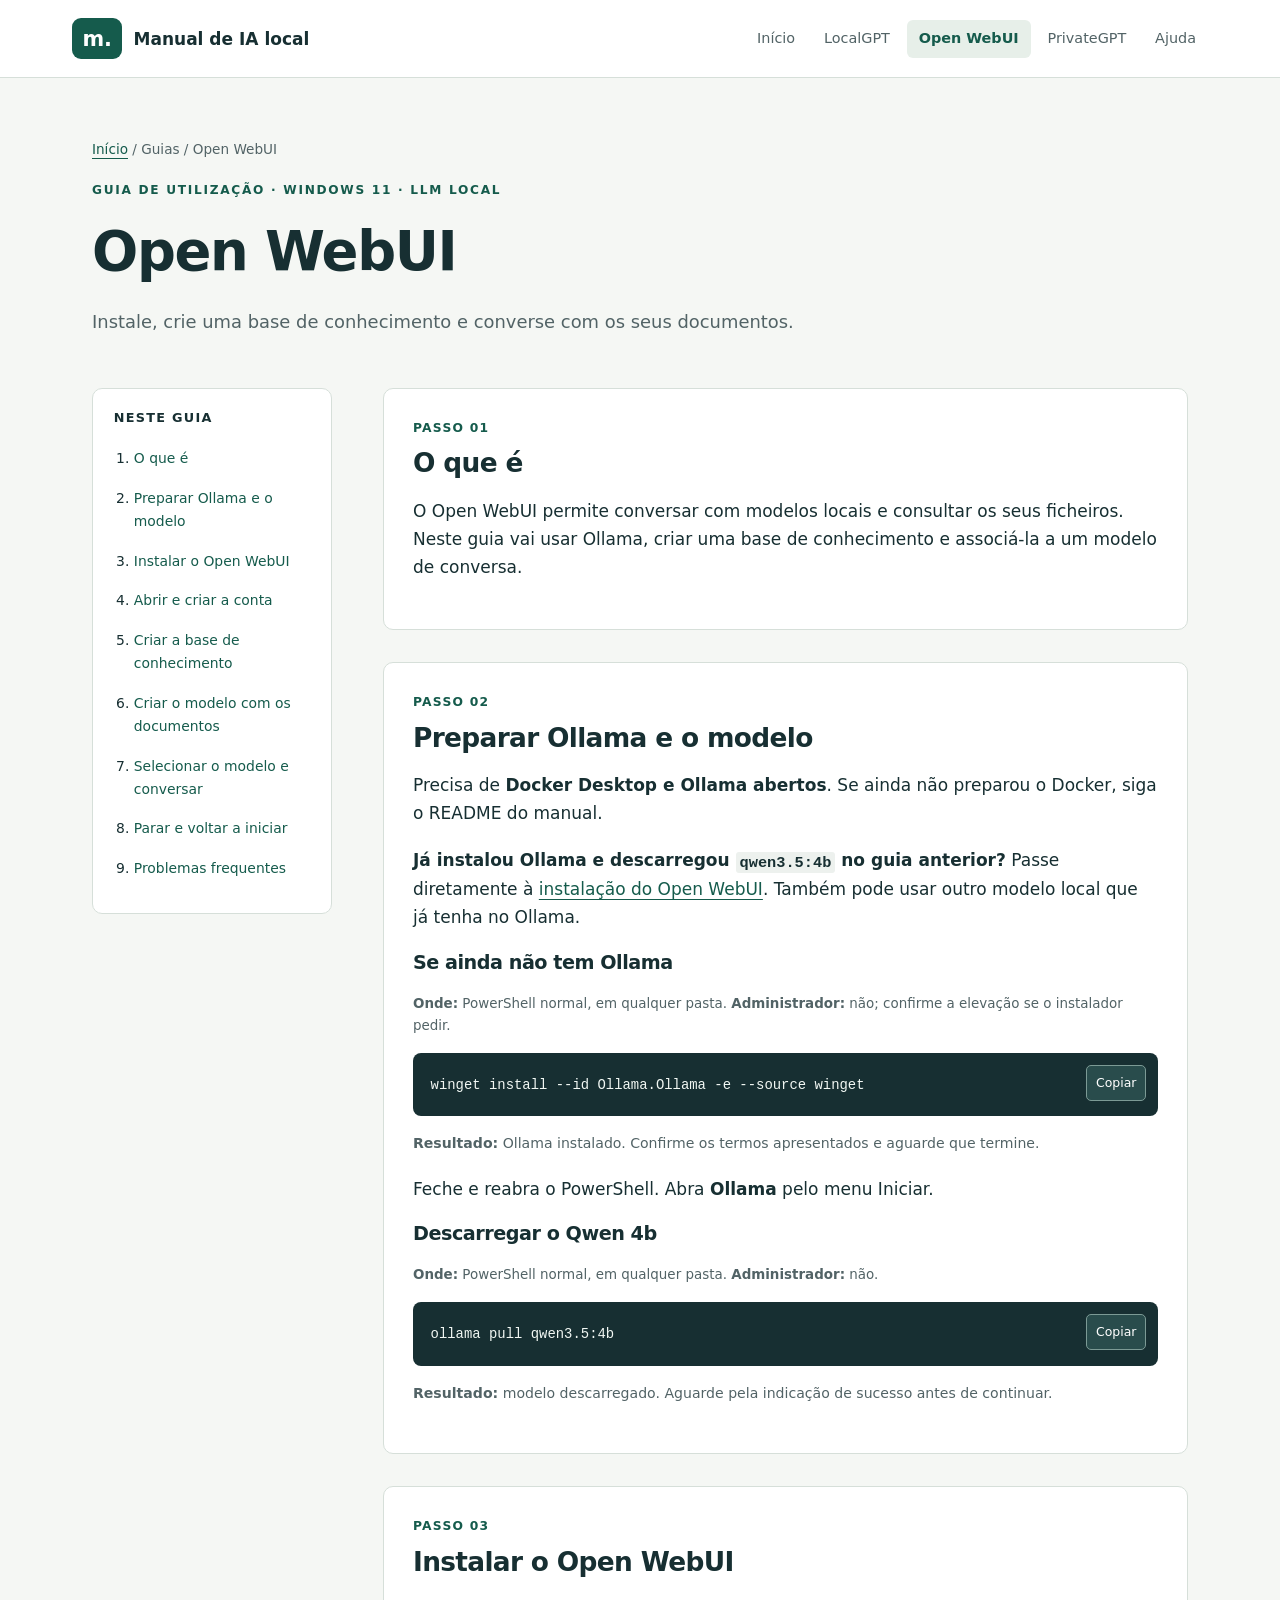
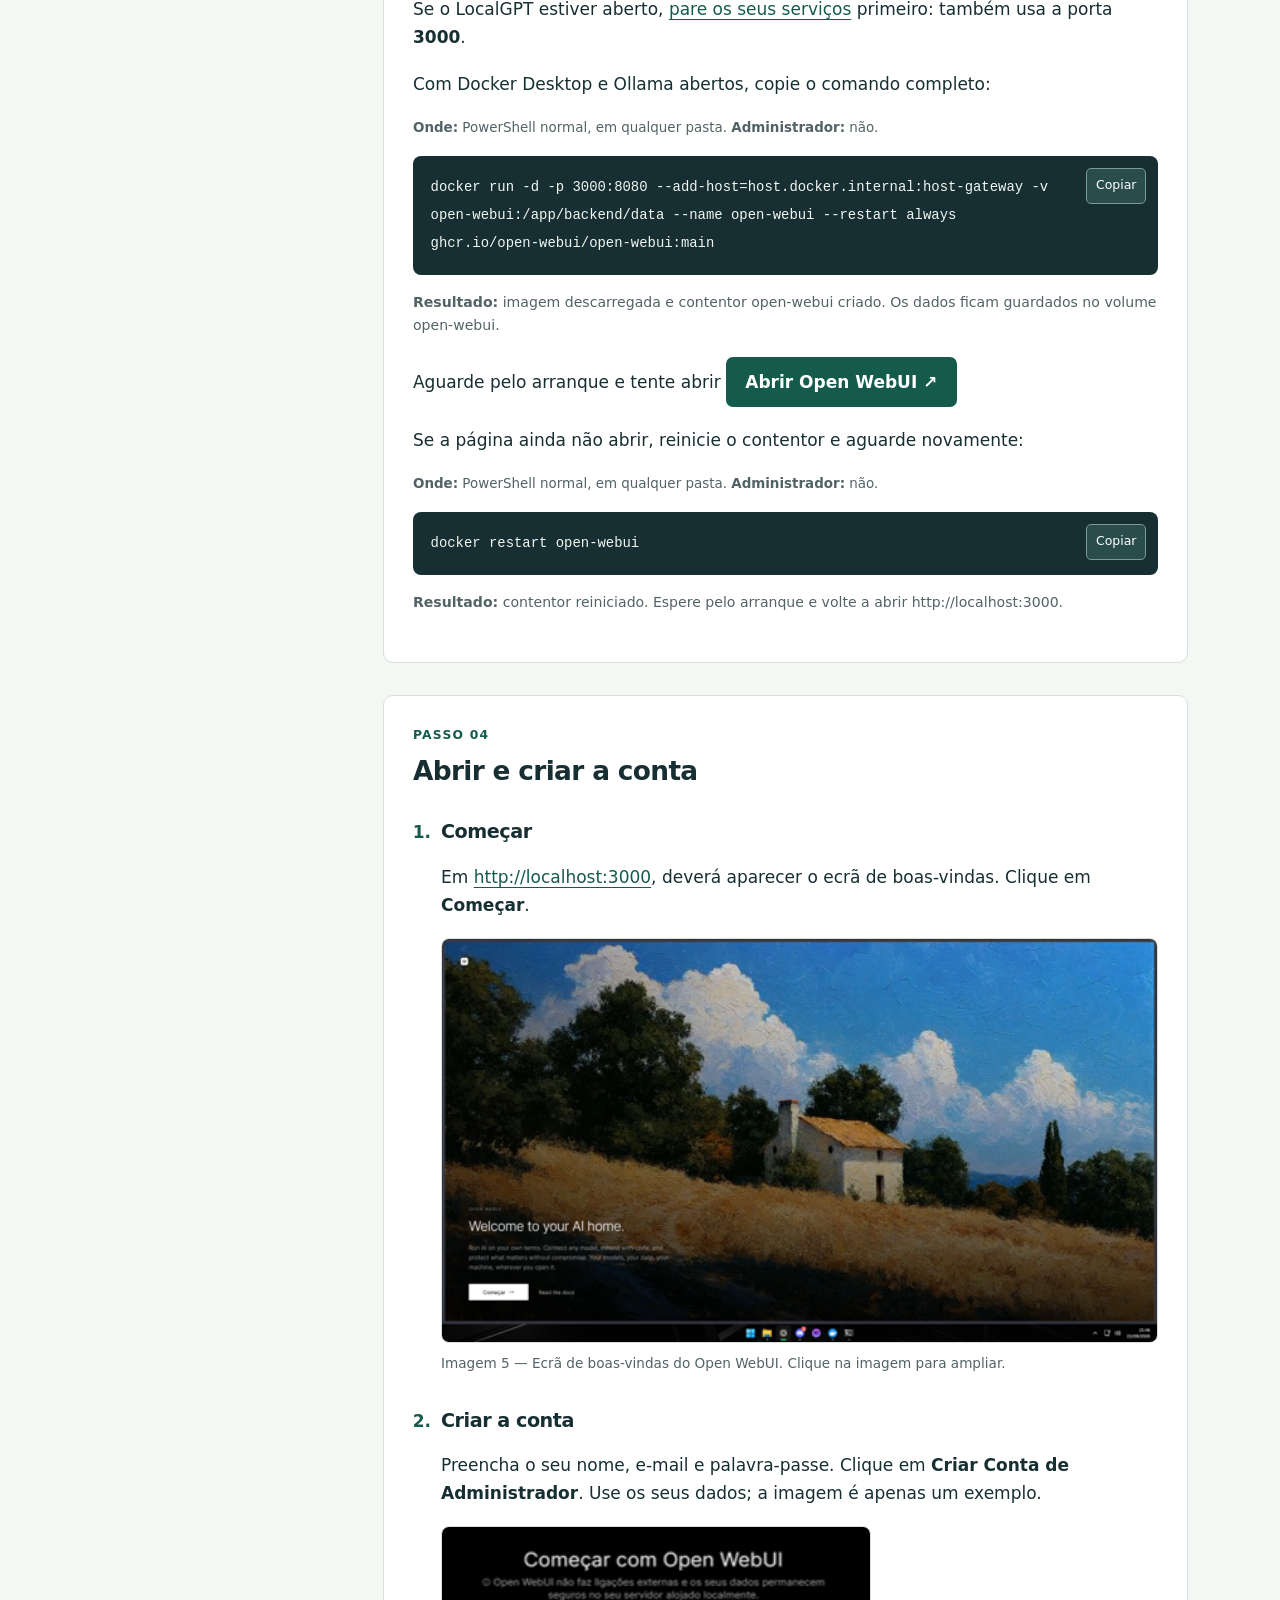
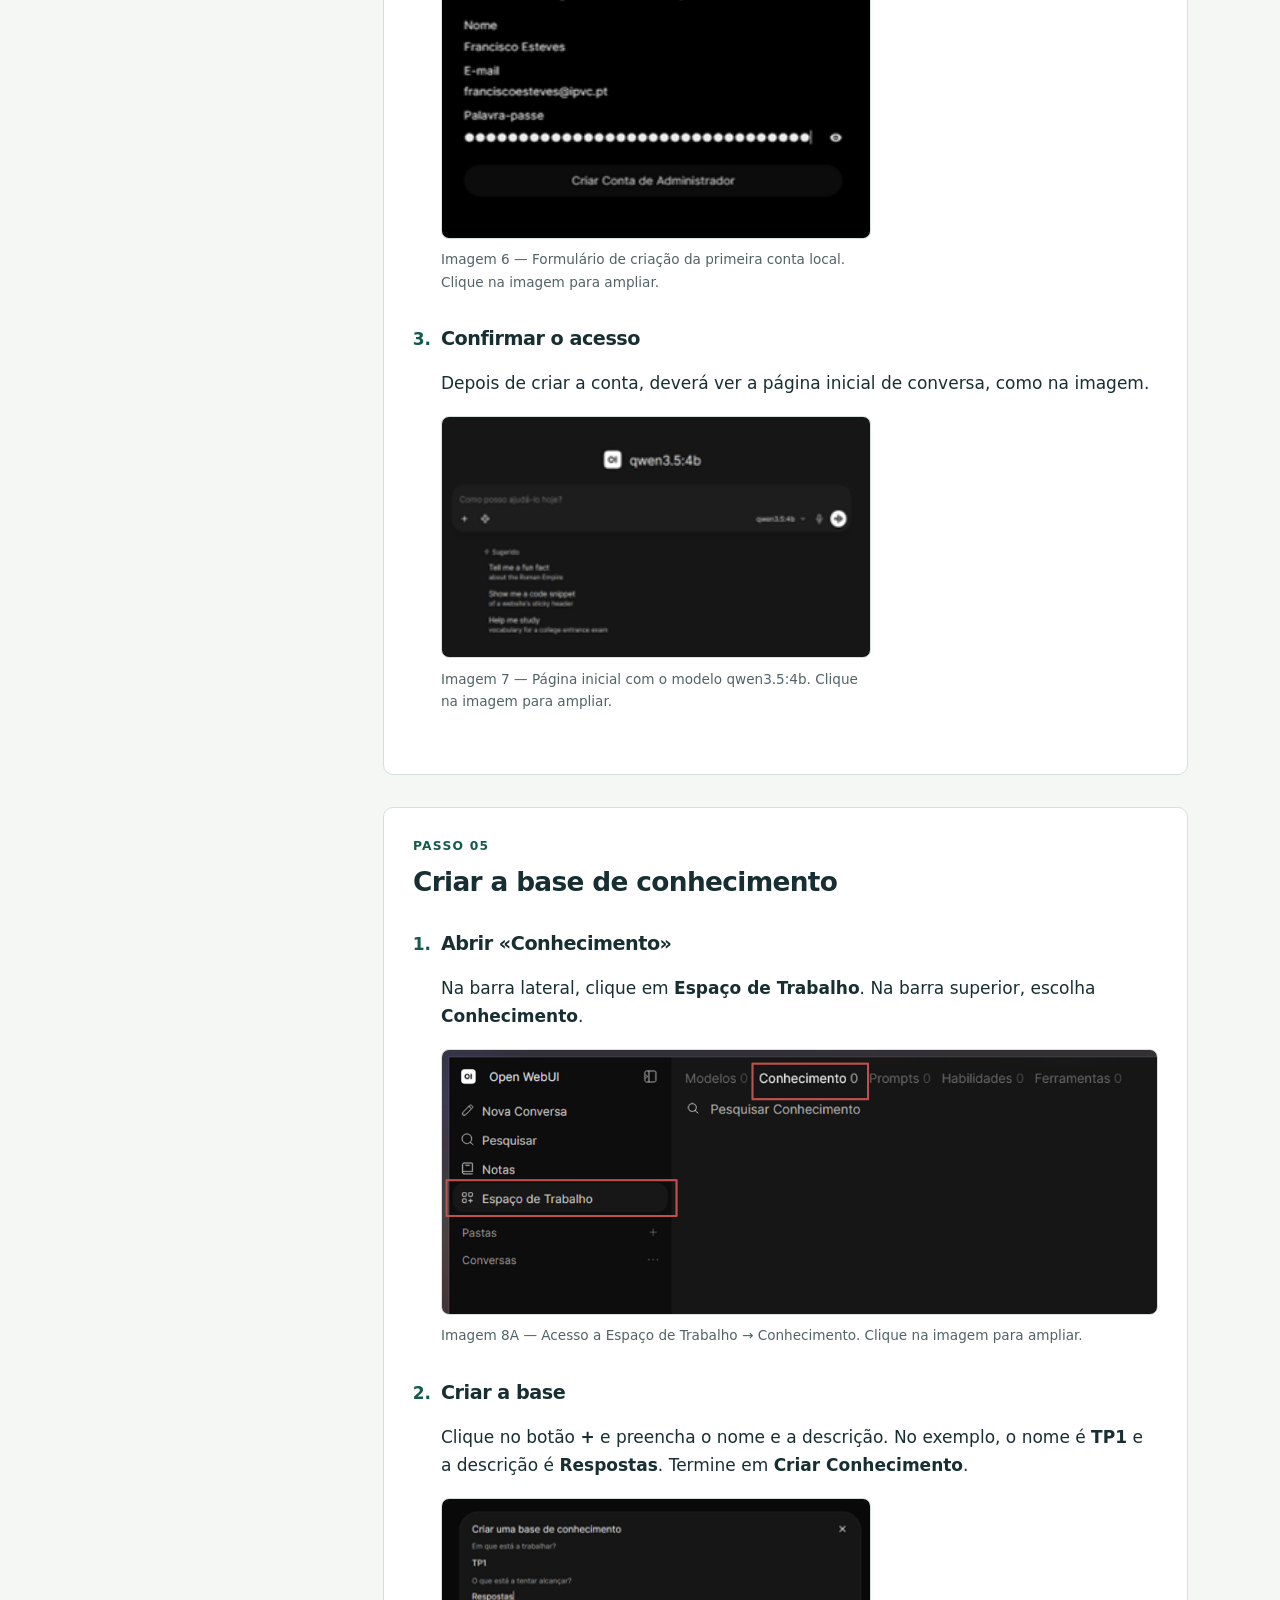
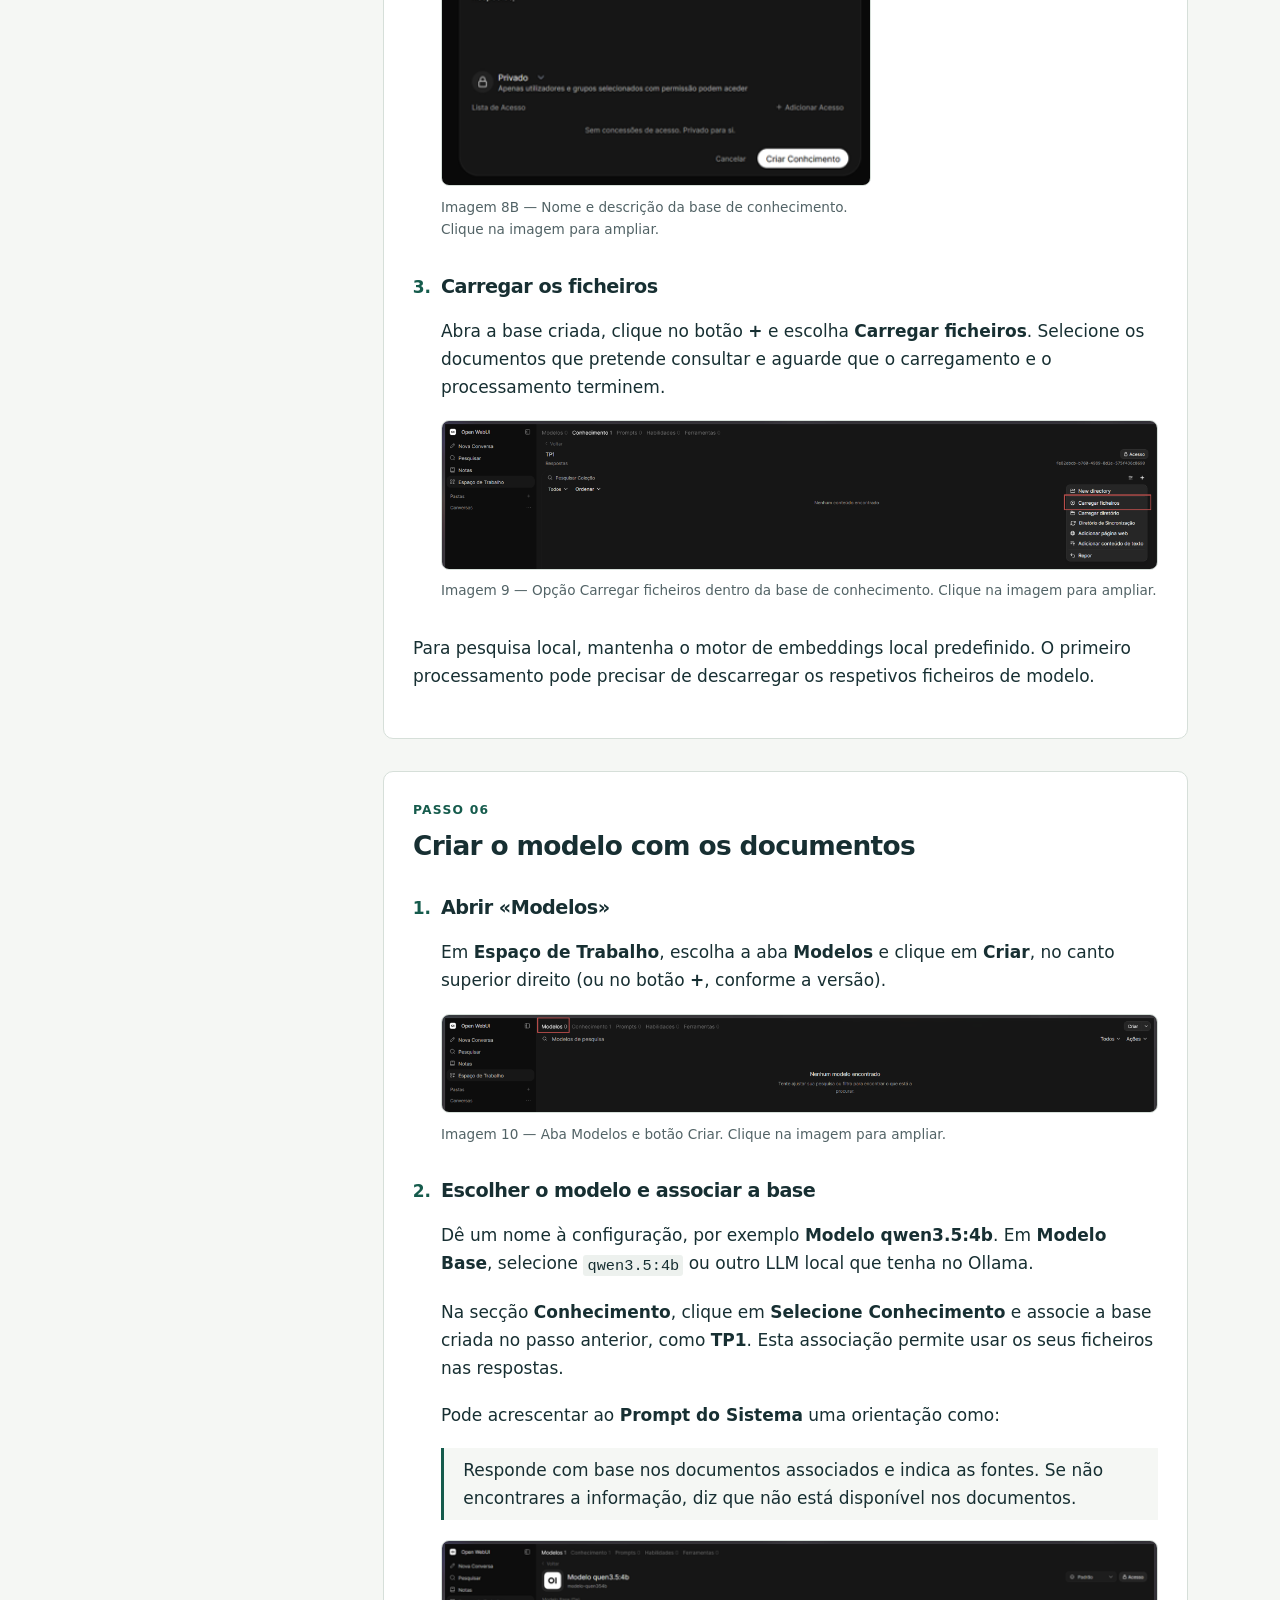
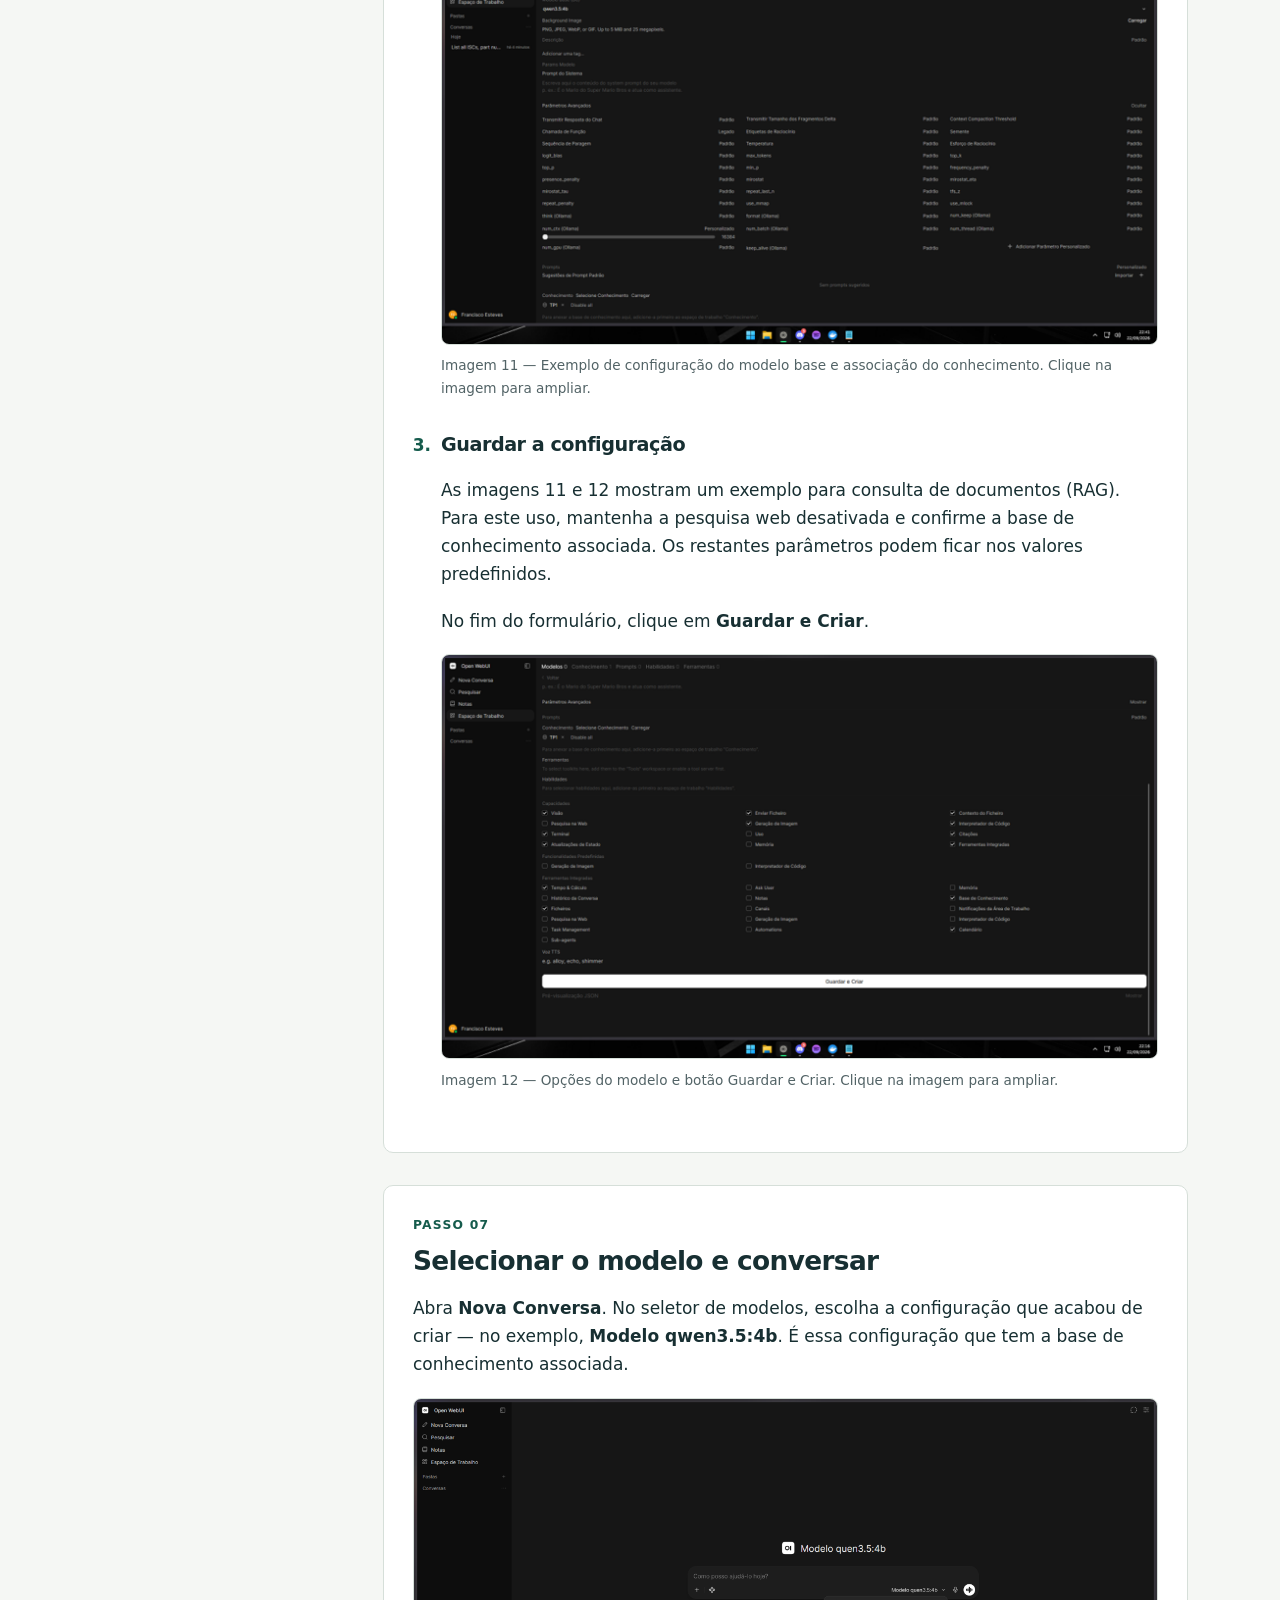
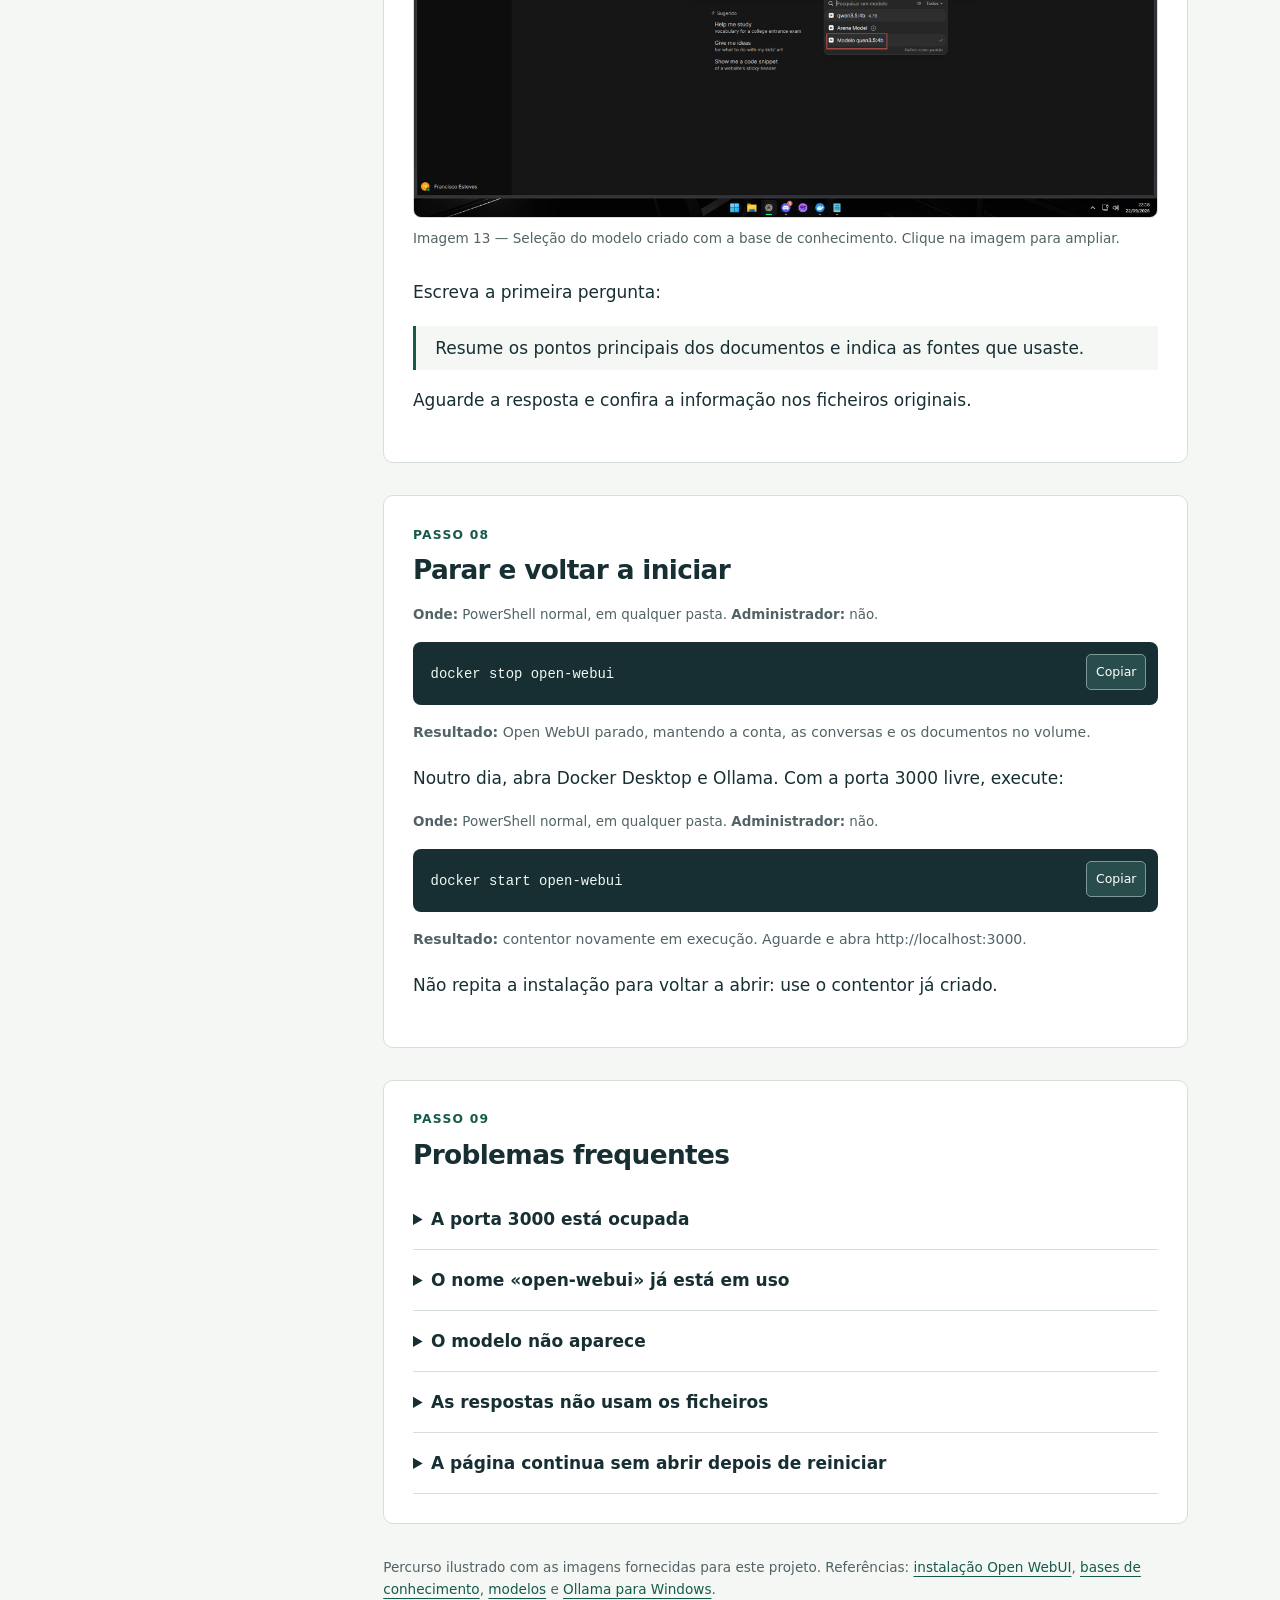
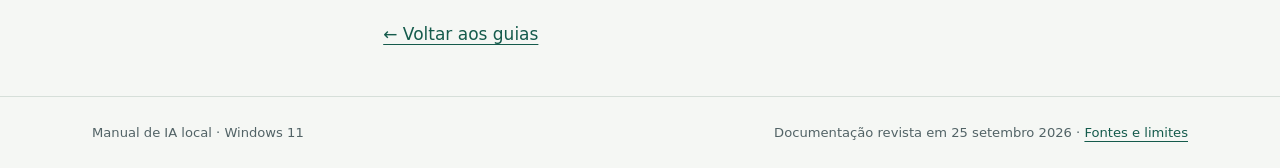
<file: html/openwebui.html>
<!doctype html>
<html lang="pt-PT">
<head><meta charset="utf-8"><meta name="viewport" content="width=device-width, initial-scale=1"><meta name="description" content="Open WebUI — manual de instalação e utilização de IA local para Windows 11."><title>Open WebUI · Manual de IA local</title><link rel="stylesheet" href="assets/css/style.css"><script src="assets/js/main.js" defer></script><style>
/* Estilos exclusivos do guia Open WebUI. */
.webui-steps { padding-left:1.5rem; }
.webui-steps > li { padding-left:.25rem; margin:2rem 0; }
.webui-steps > li::marker { color:var(--green); font-weight:750; }
.webui-figure { margin:1.2rem 0 1.8rem; }
.webui-figure a { display:block; border-radius:8px; }
.webui-figure img { display:block; width:100%; height:auto; max-width:100%; border:1px solid var(--line); border-radius:8px; background:#131313; }
.webui-figure-narrow { max-width:430px; }
.webui-figure figcaption { font-size:.85rem; color:var(--muted); margin-top:.6rem; }
</style></head>
<body><a class="skip-link" href="#conteudo">Saltar para o conteúdo</a>
<header class="site-header"><div class="header-inner"><a class="brand" href="index.html"><span class="brand-mark" aria-hidden="true">m.</span> Manual de IA local</a><nav class="site-nav" aria-label="Navegação principal"><a href="index.html">Início</a><a href="localgpt.html">LocalGPT</a><a href="openwebui.html" aria-current="page">Open WebUI</a><a href="privategpt.html">PrivateGPT</a><a href="ajuda.html">Ajuda</a></nav></div></header>
<main id="conteudo" class="container" tabindex="-1">
<div class="page-heading"><p class="breadcrumb"><a href="index.html">Início</a> / Guias / Open WebUI</p>
<p class="eyebrow">Guia de utilização · Windows 11 · LLM local</p><h1>Open WebUI</h1>
<p class="lead">Instale, crie uma base de conhecimento e converse com os seus documentos.</p></div>
<div class="guide-layout"><nav class="toc" aria-label="Índice do guia"><h2>Neste guia</h2><ol>
<li><a href="#sobre">O que é</a></li>
<li><a href="#requisitos">Preparar Ollama e o modelo</a></li>
<li><a href="#instalacao">Instalar o Open WebUI</a></li>
<li><a href="#arranque">Abrir e criar a conta</a></li>
<li><a href="#documentos">Criar a base de conhecimento</a></li>
<li><a href="#modelo">Criar o modelo com os documentos</a></li>
<li><a href="#pergunta">Selecionar o modelo e conversar</a></li>
<li><a href="#parar">Parar e voltar a iniciar</a></li>
<li><a href="#problemas">Problemas frequentes</a></li>
</ol></nav><div>
<section class="guide-section" id="sobre" aria-labelledby="titulo-sobre">
<span class="step">PASSO 01</span><h2 id="titulo-sobre">O que é</h2>
<p>O Open WebUI permite conversar com modelos locais e consultar os seus ficheiros. Neste guia vai usar Ollama, criar uma base de conhecimento e associá-la a um modelo de conversa.</p>
</section>
<section class="guide-section" id="requisitos" aria-labelledby="titulo-requisitos">
<span class="step">PASSO 02</span><h2 id="titulo-requisitos">Preparar Ollama e o modelo</h2>
<p>Precisa de <strong>Docker Desktop e Ollama abertos</strong>. Se ainda não preparou o Docker, siga o README do manual.</p>
<p><strong>Já instalou Ollama e descarregou <code>qwen3.5:4b</code> no guia anterior?</strong> Passe diretamente à <a href="#instalacao">instalação do Open WebUI</a>. Também pode usar outro modelo local que já tenha no Ollama.</p>
<h3>Se ainda não tem Ollama</h3>
<p class="command-meta"><strong>Onde:</strong> PowerShell normal, em qualquer pasta. <strong>Administrador:</strong> não; confirme a elevação se o instalador pedir.</p>
<div class="command" data-command><pre><code>winget install --id Ollama.Ollama -e --source winget</code></pre></div>
<p class="expected"><strong>Resultado:</strong> Ollama instalado. Confirme os termos apresentados e aguarde que termine.</p>
<p>Feche e reabra o PowerShell. Abra <strong>Ollama</strong> pelo menu Iniciar.</p>
<h3>Descarregar o Qwen 4b</h3>
<p class="command-meta"><strong>Onde:</strong> PowerShell normal, em qualquer pasta. <strong>Administrador:</strong> não.</p>
<div class="command" data-command><pre><code>ollama pull qwen3.5:4b</code></pre></div>
<p class="expected"><strong>Resultado:</strong> modelo descarregado. Aguarde pela indicação de sucesso antes de continuar.</p>

</section>
<section class="guide-section" id="instalacao" aria-labelledby="titulo-instalacao">
<span class="step">PASSO 03</span><h2 id="titulo-instalacao">Instalar o Open WebUI</h2>
<p>Se o LocalGPT estiver aberto, <a href="localgpt.html#parar">pare os seus serviços</a> primeiro: também usa a porta <strong>3000</strong>.</p>
<p>Com Docker Desktop e Ollama abertos, copie o comando completo:</p>
<p class="command-meta"><strong>Onde:</strong> PowerShell normal, em qualquer pasta. <strong>Administrador:</strong> não.</p>
<div class="command" data-command><pre><code>docker run -d -p 3000:8080 --add-host=host.docker.internal:host-gateway -v open-webui:/app/backend/data --name open-webui --restart always ghcr.io/open-webui/open-webui:main</code></pre></div>
<p class="expected"><strong>Resultado:</strong> imagem descarregada e contentor open-webui criado. Os dados ficam guardados no volume open-webui.</p>
<p>Aguarde pelo arranque e tente abrir <a class="button" href="http://localhost:3000" target="_blank" rel="noopener">Abrir Open WebUI ↗</a></p>
<p>Se a página ainda não abrir, reinicie o contentor e aguarde novamente:</p>
<p class="command-meta"><strong>Onde:</strong> PowerShell normal, em qualquer pasta. <strong>Administrador:</strong> não.</p>
<div class="command" data-command><pre><code>docker restart open-webui</code></pre></div>
<p class="expected"><strong>Resultado:</strong> contentor reiniciado. Espere pelo arranque e volte a abrir http://localhost:3000.</p>

</section>
<section class="guide-section" id="arranque" aria-labelledby="titulo-arranque">
<span class="step">PASSO 04</span><h2 id="titulo-arranque">Abrir e criar a conta</h2>
<ol class="webui-steps">
<li><h3>Começar</h3><p>Em <a href="http://localhost:3000">http://localhost:3000</a>, deverá aparecer o ecrã de boas-vindas. Clique em <strong>Começar</strong>.</p>
<figure class="webui-figure">
<a href="assets/img/5-welcome_openwebui.png" target="_blank" rel="noopener" aria-label="Ampliar imagem 5 (novo separador)"><img src="assets/img/5-welcome_openwebui.png" alt="Ecrã de boas-vindas do Open WebUI." loading="lazy"></a>
<figcaption>Imagem 5 — Ecrã de boas-vindas do Open WebUI. Clique na imagem para ampliar.</figcaption>
</figure></li>
<li><h3>Criar a conta</h3><p>Preencha o seu nome, e-mail e palavra-passe. Clique em <strong>Criar Conta de Administrador</strong>. Use os seus dados; a imagem é apenas um exemplo.</p>
<figure class="webui-figure webui-figure-narrow">
<a href="assets/img/6-createaccoubt.png" target="_blank" rel="noopener" aria-label="Ampliar imagem 6 (novo separador)"><img src="assets/img/6-createaccoubt.png" alt="Formulário de criação da primeira conta local." loading="lazy"></a>
<figcaption>Imagem 6 — Formulário de criação da primeira conta local. Clique na imagem para ampliar.</figcaption>
</figure></li>
<li><h3>Confirmar o acesso</h3><p>Depois de criar a conta, deverá ver a página inicial de conversa, como na imagem.</p>
<figure class="webui-figure webui-figure-narrow">
<a href="assets/img/7-mainmenu.png" target="_blank" rel="noopener" aria-label="Ampliar imagem 7 (novo separador)"><img src="assets/img/7-mainmenu.png" alt="Página inicial com o modelo qwen3.5:4b." loading="lazy"></a>
<figcaption>Imagem 7 — Página inicial com o modelo qwen3.5:4b. Clique na imagem para ampliar.</figcaption>
</figure></li>
</ol>
</section>
<section class="guide-section" id="documentos" aria-labelledby="titulo-documentos">
<span class="step">PASSO 05</span><h2 id="titulo-documentos">Criar a base de conhecimento</h2>
<ol class="webui-steps">
<li><h3>Abrir «Conhecimento»</h3><p>Na barra lateral, clique em <strong>Espaço de Trabalho</strong>. Na barra superior, escolha <strong>Conhecimento</strong>.</p>
<figure class="webui-figure">
<a href="assets/img/8-knowledge.png" target="_blank" rel="noopener" aria-label="Ampliar imagem 8A (novo separador)"><img src="assets/img/8-knowledge.png" alt="Acesso a Espaço de Trabalho → Conhecimento." loading="lazy"></a>
<figcaption>Imagem 8A — Acesso a Espaço de Trabalho → Conhecimento. Clique na imagem para ampliar.</figcaption>
</figure></li>
<li><h3>Criar a base</h3><p>Clique no botão <strong>+</strong> e preencha o nome e a descrição. No exemplo, o nome é <strong>TP1</strong> e a descrição é <strong>Respostas</strong>. Termine em <strong>Criar Conhecimento</strong>.</p>
<figure class="webui-figure webui-figure-narrow">
<a href="assets/img/8-preenchercampos.png" target="_blank" rel="noopener" aria-label="Ampliar imagem 8B (novo separador)"><img src="assets/img/8-preenchercampos.png" alt="Nome e descrição da base de conhecimento." loading="lazy"></a>
<figcaption>Imagem 8B — Nome e descrição da base de conhecimento. Clique na imagem para ampliar.</figcaption>
</figure></li>
<li><h3>Carregar os ficheiros</h3><p>Abra a base criada, clique no botão <strong>+</strong> e escolha <strong>Carregar ficheiros</strong>. Selecione os documentos que pretende consultar e aguarde que o carregamento e o processamento terminem.</p>
<figure class="webui-figure">
<a href="assets/img/9-carregarficheiros.png" target="_blank" rel="noopener" aria-label="Ampliar imagem 9 (novo separador)"><img src="assets/img/9-carregarficheiros.png" alt="Opção Carregar ficheiros dentro da base de conhecimento." loading="lazy"></a>
<figcaption>Imagem 9 — Opção Carregar ficheiros dentro da base de conhecimento. Clique na imagem para ampliar.</figcaption>
</figure></li>
</ol>
<p>Para pesquisa local, mantenha o motor de embeddings local predefinido. O primeiro processamento pode precisar de descarregar os respetivos ficheiros de modelo.</p>
</section>
<section class="guide-section" id="modelo" aria-labelledby="titulo-modelo">
<span class="step">PASSO 06</span><h2 id="titulo-modelo">Criar o modelo com os documentos</h2>
<ol class="webui-steps">
<li><h3>Abrir «Modelos»</h3><p>Em <strong>Espaço de Trabalho</strong>, escolha a aba <strong>Modelos</strong> e clique em <strong>Criar</strong>, no canto superior direito (ou no botão <strong>+</strong>, conforme a versão).</p>
<figure class="webui-figure">
<a href="assets/img/10-criar_modelo.png" target="_blank" rel="noopener" aria-label="Ampliar imagem 10 (novo separador)"><img src="assets/img/10-criar_modelo.png" alt="Aba Modelos e botão Criar." loading="lazy"></a>
<figcaption>Imagem 10 — Aba Modelos e botão Criar. Clique na imagem para ampliar.</figcaption>
</figure></li>
<li><h3>Escolher o modelo e associar a base</h3><p>Dê um nome à configuração, por exemplo <strong>Modelo qwen3.5:4b</strong>. Em <strong>Modelo Base</strong>, selecione <code>qwen3.5:4b</code> ou outro LLM local que tenha no Ollama.</p>
<p>Na secção <strong>Conhecimento</strong>, clique em <strong>Selecione Conhecimento</strong> e associe a base criada no passo anterior, como <strong>TP1</strong>. Esta associação permite usar os seus ficheiros nas respostas.</p>
<p>Pode acrescentar ao <strong>Prompt do Sistema</strong> uma orientação como:</p>
<blockquote>Responde com base nos documentos associados e indica as fontes. Se não encontrares a informação, diz que não está disponível nos documentos.</blockquote>
<figure class="webui-figure">
<a href="assets/img/11-modeloparte1.png" target="_blank" rel="noopener" aria-label="Ampliar imagem 11 (novo separador)"><img src="assets/img/11-modeloparte1.png" alt="Exemplo de configuração do modelo base e associação do conhecimento." loading="lazy"></a>
<figcaption>Imagem 11 — Exemplo de configuração do modelo base e associação do conhecimento. Clique na imagem para ampliar.</figcaption>
</figure></li>
<li><h3>Guardar a configuração</h3><p>As imagens 11 e 12 mostram um exemplo para consulta de documentos (RAG). Para este uso, mantenha a pesquisa web desativada e confirme a base de conhecimento associada. Os restantes parâmetros podem ficar nos valores predefinidos.</p>
<p>No fim do formulário, clique em <strong>Guardar e Criar</strong>.</p>
<figure class="webui-figure">
<a href="assets/img/12-modeloparte2.png" target="_blank" rel="noopener" aria-label="Ampliar imagem 12 (novo separador)"><img src="assets/img/12-modeloparte2.png" alt="Opções do modelo e botão Guardar e Criar." loading="lazy"></a>
<figcaption>Imagem 12 — Opções do modelo e botão Guardar e Criar. Clique na imagem para ampliar.</figcaption>
</figure></li>
</ol>
</section>
<section class="guide-section" id="pergunta" aria-labelledby="titulo-pergunta">
<span class="step">PASSO 07</span><h2 id="titulo-pergunta">Selecionar o modelo e conversar</h2>
<p>Abra <strong>Nova Conversa</strong>. No seletor de modelos, escolha a configuração que acabou de criar — no exemplo, <strong>Modelo qwen3.5:4b</strong>. É essa configuração que tem a base de conhecimento associada.</p>
<figure class="webui-figure">
<a href="assets/img/13-chatcomrag.png" target="_blank" rel="noopener" aria-label="Ampliar imagem 13 (novo separador)"><img src="assets/img/13-chatcomrag.png" alt="Seleção do modelo criado com a base de conhecimento." loading="lazy"></a>
<figcaption>Imagem 13 — Seleção do modelo criado com a base de conhecimento. Clique na imagem para ampliar.</figcaption>
</figure>
<p>Escreva a primeira pergunta:</p>
<blockquote>Resume os pontos principais dos documentos e indica as fontes que usaste.</blockquote>
<p>Aguarde a resposta e confira a informação nos ficheiros originais.</p>
</section>
<section class="guide-section" id="parar" aria-labelledby="titulo-parar">
<span class="step">PASSO 08</span><h2 id="titulo-parar">Parar e voltar a iniciar</h2>
<p class="command-meta"><strong>Onde:</strong> PowerShell normal, em qualquer pasta. <strong>Administrador:</strong> não.</p>
<div class="command" data-command><pre><code>docker stop open-webui</code></pre></div>
<p class="expected"><strong>Resultado:</strong> Open WebUI parado, mantendo a conta, as conversas e os documentos no volume.</p>
<p>Noutro dia, abra Docker Desktop e Ollama. Com a porta 3000 livre, execute:</p>
<p class="command-meta"><strong>Onde:</strong> PowerShell normal, em qualquer pasta. <strong>Administrador:</strong> não.</p>
<div class="command" data-command><pre><code>docker start open-webui</code></pre></div>
<p class="expected"><strong>Resultado:</strong> contentor novamente em execução. Aguarde e abra http://localhost:3000.</p>
<p>Não repita a instalação para voltar a abrir: use o contentor já criado.</p>
</section>
<section class="guide-section" id="problemas" aria-labelledby="titulo-problemas">
<span class="step">PASSO 09</span><h2 id="titulo-problemas">Problemas frequentes</h2>
<details><summary>A porta 3000 está ocupada</summary><p>Pare o LocalGPT ou a aplicação que estiver a usar essa porta antes de iniciar o Open WebUI.</p></details>
<details><summary>O nome «open-webui» já está em uso</summary><p>O contentor já existe. Use o comando de arranque do <a href="#parar">passo anterior</a>.</p></details>
<details><summary>O modelo não aparece</summary><p>Confirme que Ollama está aberto e que o download terminou. Nas ligações Ollama do painel de administração, confirme o endereço <code>http://host.docker.internal:11434</code>.</p></details>
<details><summary>As respostas não usam os ficheiros</summary><p>Confirme que o processamento terminou, que a base foi associada em Conhecimento e que selecionou a configuração criada no chat.</p></details>
<details><summary>A página continua sem abrir depois de reiniciar</summary><p>Confirme que Docker Desktop está em execução e consulte as mensagens:</p>
<p class="command-meta"><strong>Onde:</strong> PowerShell normal, em qualquer pasta. <strong>Administrador:</strong> não.</p>
<div class="command" data-command><pre><code>docker logs --tail 50 open-webui</code></pre></div>
<p class="expected"><strong>Resultado:</strong> últimas mensagens do contentor para identificar o erro.</p>
</details>
</section>
<p class="source-note">Percurso ilustrado com as imagens fornecidas para este projeto. Referências: <a href="https://docs.openwebui.com/getting-started/quick-start/">instalação Open WebUI</a>, <a href="https://docs.openwebui.com/features/workspace/knowledge/">bases de conhecimento</a>, <a href="https://docs.openwebui.com/features/workspace/models/">modelos</a> e <a href="https://docs.ollama.com/windows">Ollama para Windows</a>.</p>
<a href="index.html">← Voltar aos guias</a>
</div></div></main>
<footer class="site-footer"><div class="container footer-inner"><span>Manual de IA local · Windows 11</span><span>Documentação revista em 25 setembro 2026 · <a href="ajuda.html#fontes">Fontes e limites</a></span></div></footer>
</body></html>
</file>
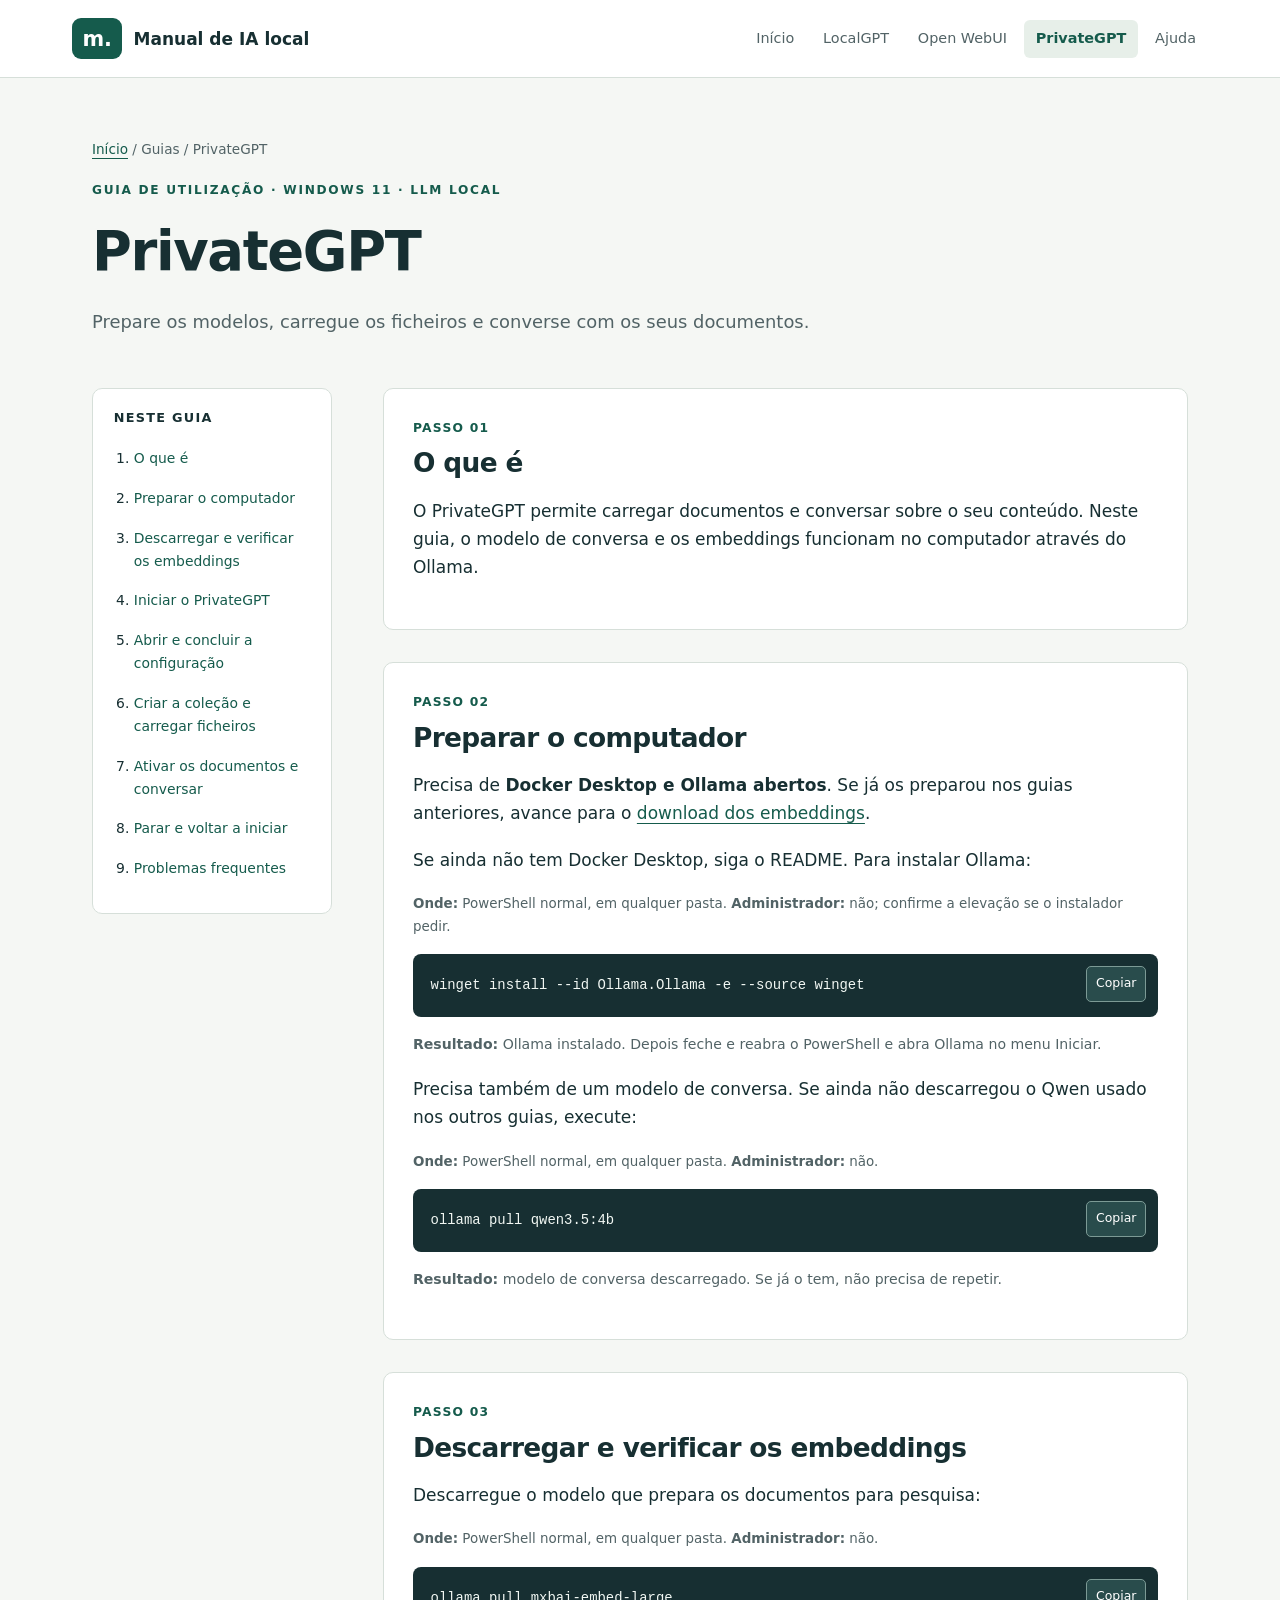
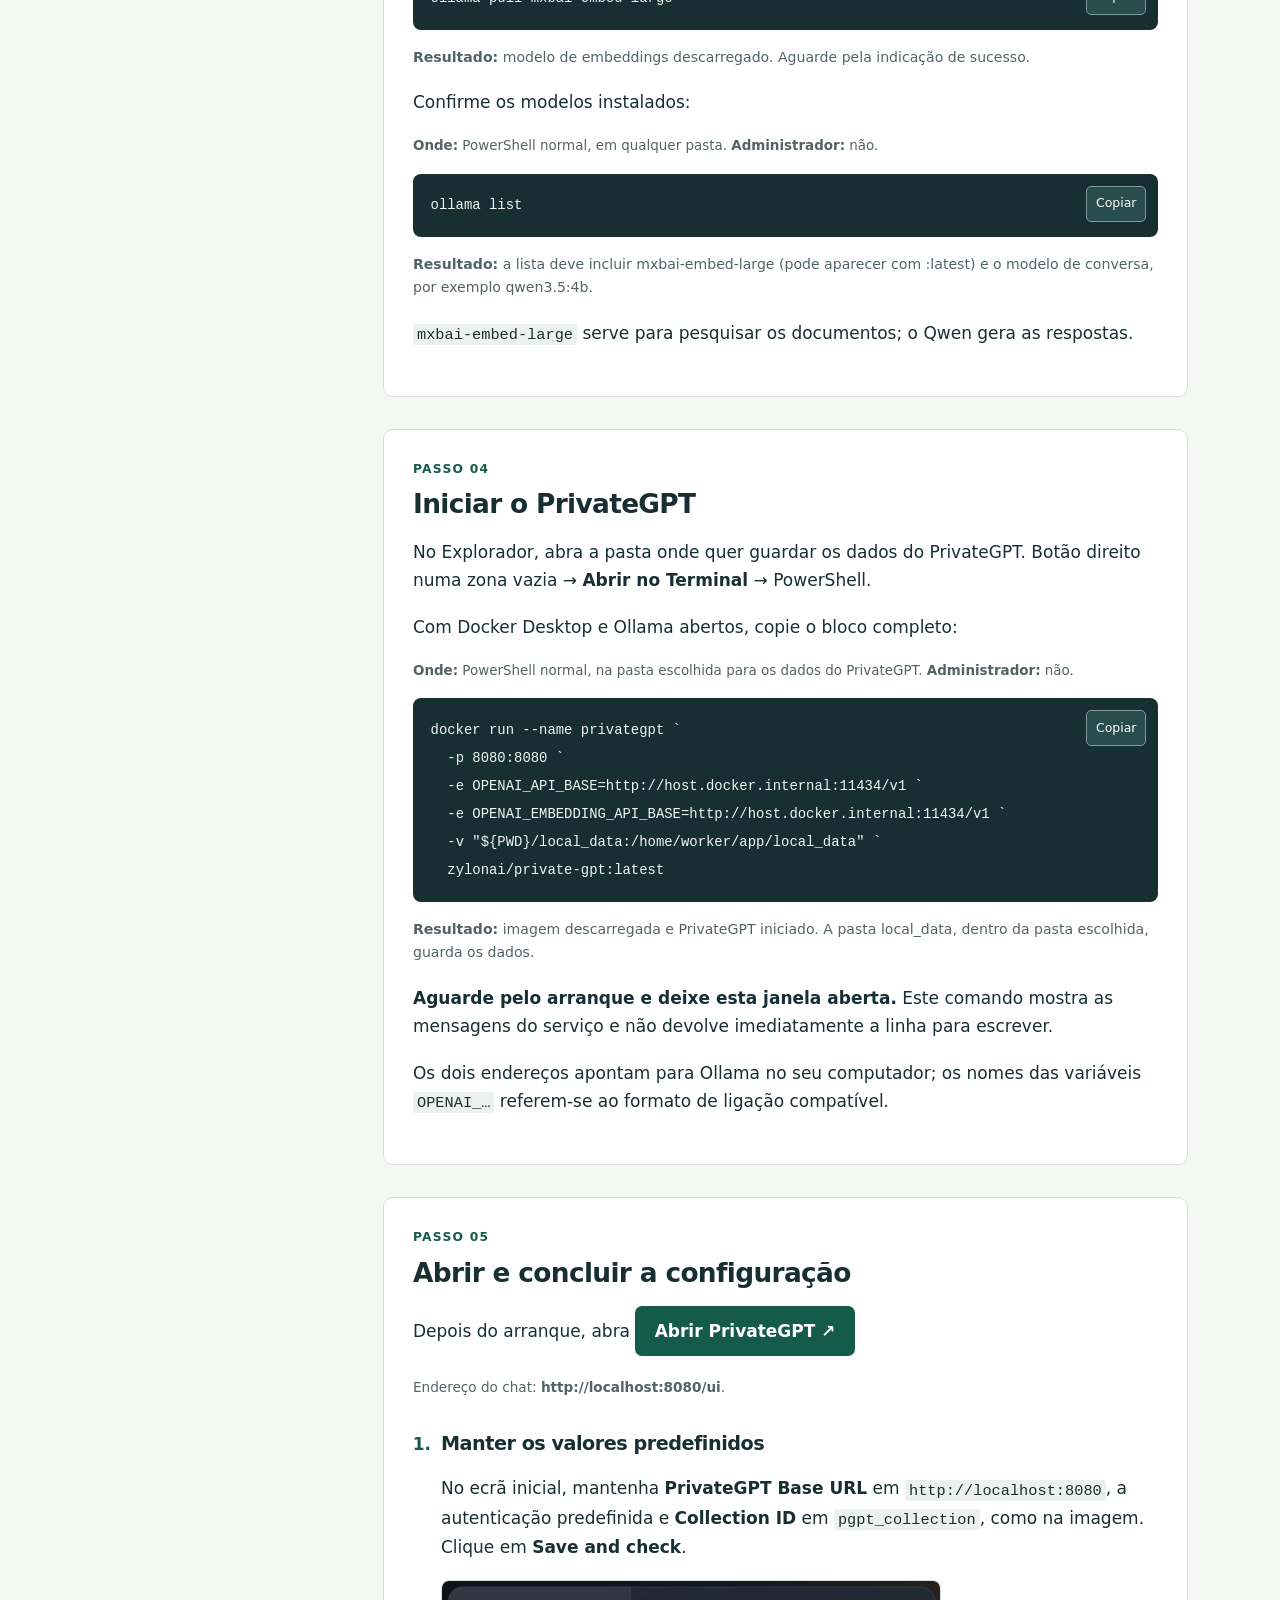
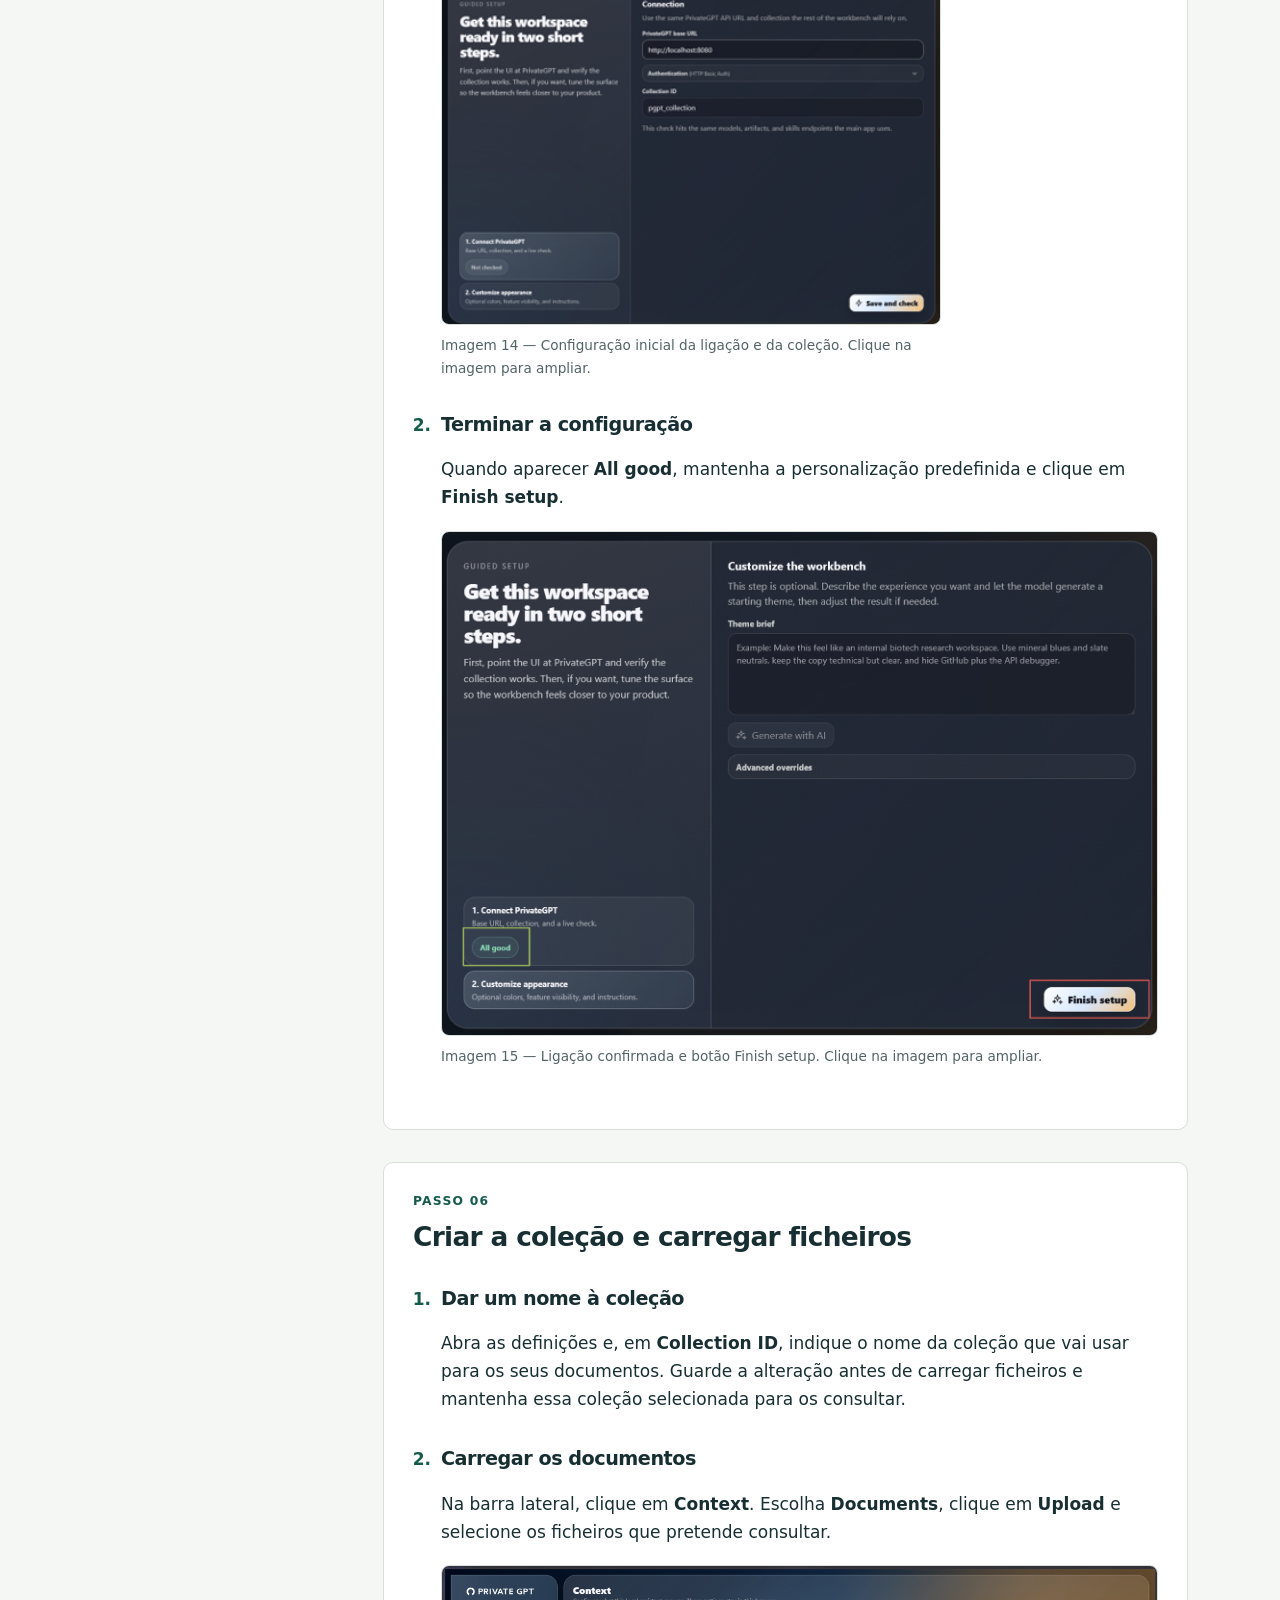
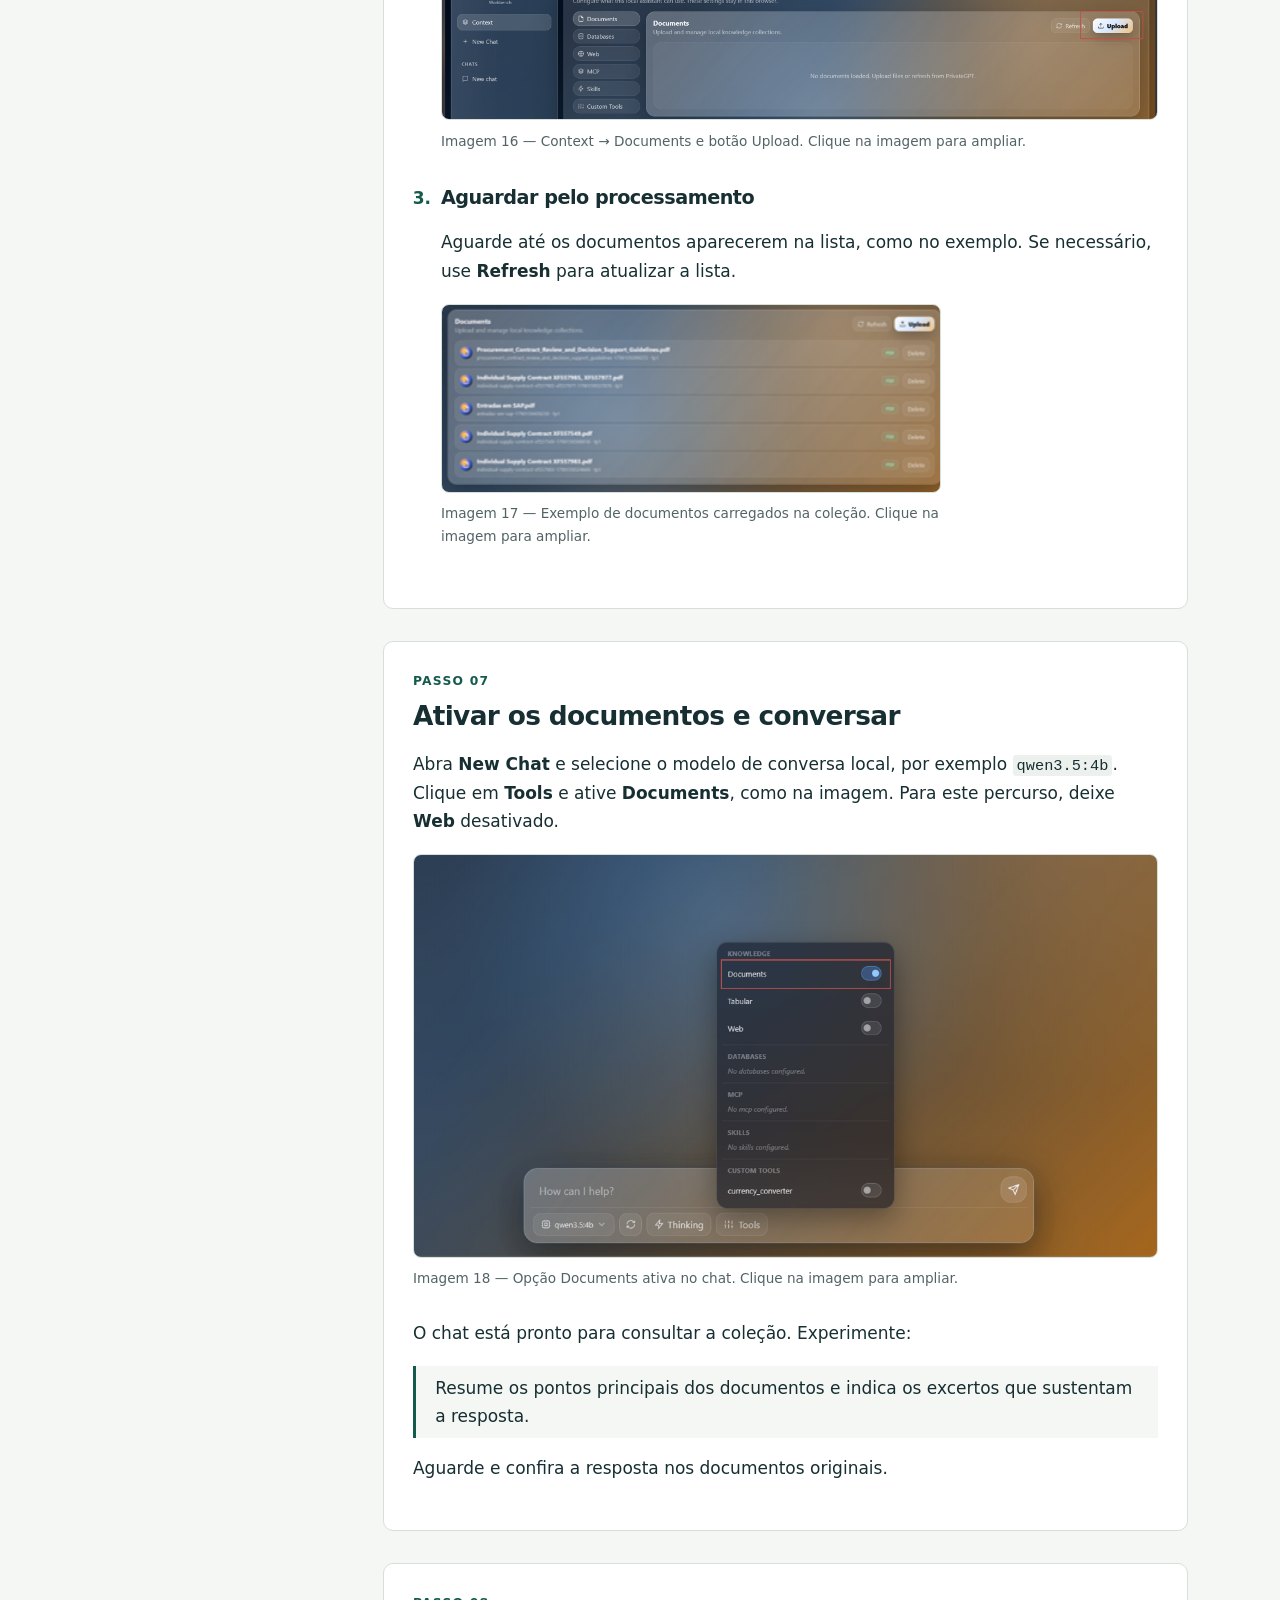
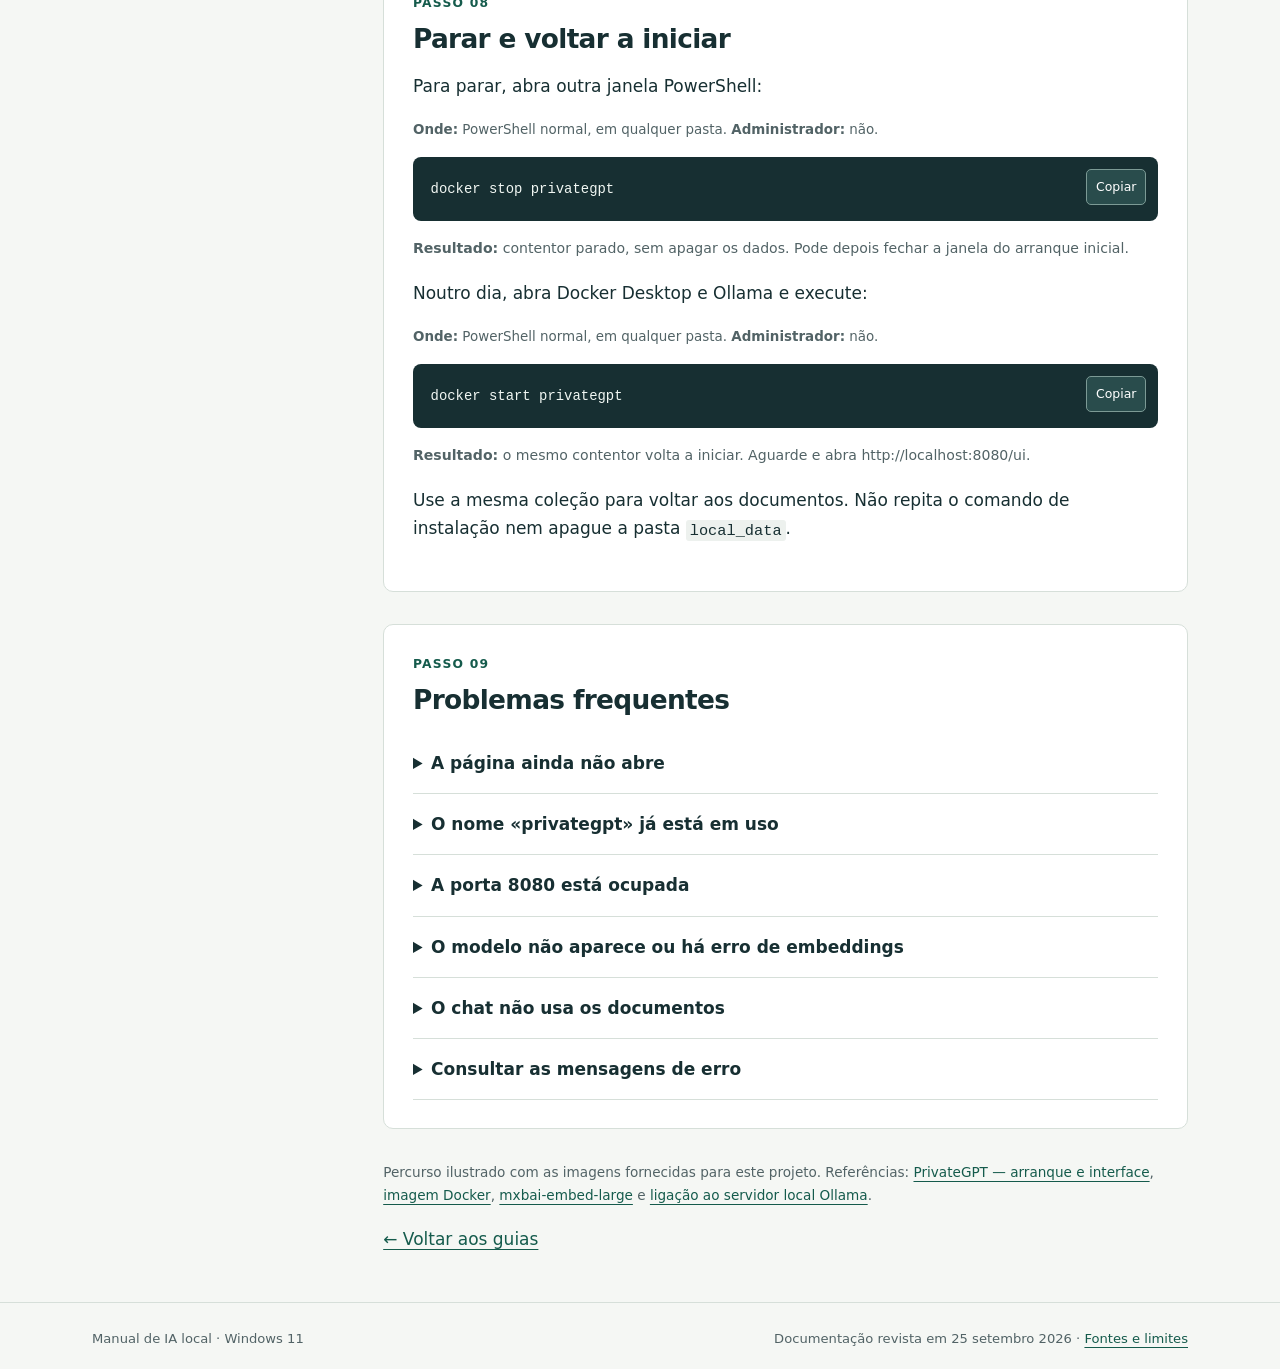
<file: html/privategpt.html>
<!doctype html>
<html lang="pt-PT">
<head><meta charset="utf-8"><meta name="viewport" content="width=device-width, initial-scale=1"><meta name="description" content="PrivateGPT — manual de instalação e utilização de IA local para Windows 11."><title>PrivateGPT · Manual de IA local</title><link rel="stylesheet" href="assets/css/style.css"><script src="assets/js/main.js" defer></script><style>
/* Estilos exclusivos do guia PrivateGPT. */
.pgpt-steps { padding-left:1.5rem; }
.pgpt-steps > li { padding-left:.25rem; margin:2rem 0; }
.pgpt-steps > li::marker { color:var(--green); font-weight:750; }
.pgpt-figure { margin:1.2rem 0 1.8rem; }
.pgpt-figure a { display:block; border-radius:8px; }
.pgpt-figure img { display:block; width:100%; max-width:100%; height:auto; border:1px solid var(--line); border-radius:8px; background:#293442; }
.pgpt-figure-narrow { max-width:500px; }
.pgpt-figure figcaption { font-size:.85rem; color:var(--muted); margin-top:.6rem; }
</style></head>
<body><a class="skip-link" href="#conteudo">Saltar para o conteúdo</a>
<header class="site-header"><div class="header-inner"><a class="brand" href="index.html"><span class="brand-mark" aria-hidden="true">m.</span> Manual de IA local</a><nav class="site-nav" aria-label="Navegação principal"><a href="index.html">Início</a><a href="localgpt.html">LocalGPT</a><a href="openwebui.html">Open WebUI</a><a href="privategpt.html" aria-current="page">PrivateGPT</a><a href="ajuda.html">Ajuda</a></nav></div></header>
<main id="conteudo" class="container" tabindex="-1">
<div class="page-heading"><p class="breadcrumb"><a href="index.html">Início</a> / Guias / PrivateGPT</p>
<p class="eyebrow">Guia de utilização · Windows 11 · LLM local</p><h1>PrivateGPT</h1>
<p class="lead">Prepare os modelos, carregue os ficheiros e converse com os seus documentos.</p></div>
<div class="guide-layout"><nav class="toc" aria-label="Índice do guia"><h2>Neste guia</h2><ol>
<li><a href="#sobre">O que é</a></li>
<li><a href="#requisitos">Preparar o computador</a></li>
<li><a href="#modelo">Descarregar e verificar os embeddings</a></li>
<li><a href="#instalacao">Iniciar o PrivateGPT</a></li>
<li><a href="#arranque">Abrir e concluir a configuração</a></li>
<li><a href="#documentos">Criar a coleção e carregar ficheiros</a></li>
<li><a href="#pergunta">Ativar os documentos e conversar</a></li>
<li><a href="#parar">Parar e voltar a iniciar</a></li>
<li><a href="#problemas">Problemas frequentes</a></li>
</ol></nav><div>
<section class="guide-section" id="sobre" aria-labelledby="titulo-sobre">
<span class="step">PASSO 01</span><h2 id="titulo-sobre">O que é</h2>
<p>O PrivateGPT permite carregar documentos e conversar sobre o seu conteúdo. Neste guia, o modelo de conversa e os embeddings funcionam no computador através do Ollama.</p>
</section>
<section class="guide-section" id="requisitos" aria-labelledby="titulo-requisitos">
<span class="step">PASSO 02</span><h2 id="titulo-requisitos">Preparar o computador</h2>
<p>Precisa de <strong>Docker Desktop e Ollama abertos</strong>. Se já os preparou nos guias anteriores, avance para o <a href="#modelo">download dos embeddings</a>.</p>
<p>Se ainda não tem Docker Desktop, siga o README. Para instalar Ollama:</p>
<p class="command-meta"><strong>Onde:</strong> PowerShell normal, em qualquer pasta. <strong>Administrador:</strong> não; confirme a elevação se o instalador pedir.</p>
<div class="command" data-command><pre><code>winget install --id Ollama.Ollama -e --source winget</code></pre></div>
<p class="expected"><strong>Resultado:</strong> Ollama instalado. Depois feche e reabra o PowerShell e abra Ollama no menu Iniciar.</p>
<p>Precisa também de um modelo de conversa. Se ainda não descarregou o Qwen usado nos outros guias, execute:</p>
<p class="command-meta"><strong>Onde:</strong> PowerShell normal, em qualquer pasta. <strong>Administrador:</strong> não.</p>
<div class="command" data-command><pre><code>ollama pull qwen3.5:4b</code></pre></div>
<p class="expected"><strong>Resultado:</strong> modelo de conversa descarregado. Se já o tem, não precisa de repetir.</p>

</section>
<section class="guide-section" id="modelo" aria-labelledby="titulo-modelo">
<span class="step">PASSO 03</span><h2 id="titulo-modelo">Descarregar e verificar os embeddings</h2>
<p>Descarregue o modelo que prepara os documentos para pesquisa:</p>
<p class="command-meta"><strong>Onde:</strong> PowerShell normal, em qualquer pasta. <strong>Administrador:</strong> não.</p>
<div class="command" data-command><pre><code>ollama pull mxbai-embed-large</code></pre></div>
<p class="expected"><strong>Resultado:</strong> modelo de embeddings descarregado. Aguarde pela indicação de sucesso.</p>
<p>Confirme os modelos instalados:</p>
<p class="command-meta"><strong>Onde:</strong> PowerShell normal, em qualquer pasta. <strong>Administrador:</strong> não.</p>
<div class="command" data-command><pre><code>ollama list</code></pre></div>
<p class="expected"><strong>Resultado:</strong> a lista deve incluir mxbai-embed-large (pode aparecer com :latest) e o modelo de conversa, por exemplo qwen3.5:4b.</p>
<p><code>mxbai-embed-large</code> serve para pesquisar os documentos; o Qwen gera as respostas.</p>
</section>
<section class="guide-section" id="instalacao" aria-labelledby="titulo-instalacao">
<span class="step">PASSO 04</span><h2 id="titulo-instalacao">Iniciar o PrivateGPT</h2>
<p>No Explorador, abra a pasta onde quer guardar os dados do PrivateGPT. Botão direito numa zona vazia → <strong>Abrir no Terminal</strong> → PowerShell.</p>
<p>Com Docker Desktop e Ollama abertos, copie o bloco completo:</p>
<p class="command-meta"><strong>Onde:</strong> PowerShell normal, na pasta escolhida para os dados do PrivateGPT. <strong>Administrador:</strong> não.</p>
<div class="command" data-command><pre><code>docker run --name privategpt `
  -p 8080:8080 `
  -e OPENAI_API_BASE=http://host.docker.internal:11434/v1 `
  -e OPENAI_EMBEDDING_API_BASE=http://host.docker.internal:11434/v1 `
  -v "${PWD}/local_data:/home/worker/app/local_data" `
  zylonai/private-gpt:latest</code></pre></div>
<p class="expected"><strong>Resultado:</strong> imagem descarregada e PrivateGPT iniciado. A pasta local_data, dentro da pasta escolhida, guarda os dados.</p>
<p><strong>Aguarde pelo arranque e deixe esta janela aberta.</strong> Este comando mostra as mensagens do serviço e não devolve imediatamente a linha para escrever.</p>
<p>Os dois endereços apontam para Ollama no seu computador; os nomes das variáveis <code>OPENAI_…</code> referem-se ao formato de ligação compatível.</p>
</section>
<section class="guide-section" id="arranque" aria-labelledby="titulo-arranque">
<span class="step">PASSO 05</span><h2 id="titulo-arranque">Abrir e concluir a configuração</h2>
<p>Depois do arranque, abra <a class="button" href="http://localhost:8080/ui" target="_blank" rel="noopener">Abrir PrivateGPT ↗</a></p>
<p class="source-note">Endereço do chat: <strong>http://localhost:8080/ui</strong>.</p>
<ol class="pgpt-steps">
<li><h3>Manter os valores predefinidos</h3><p>No ecrã inicial, mantenha <strong>PrivateGPT Base URL</strong> em <code>http://localhost:8080</code>, a autenticação predefinida e <strong>Collection ID</strong> em <code>pgpt_collection</code>, como na imagem. Clique em <strong>Save and check</strong>.</p>
<figure class="pgpt-figure pgpt-figure-narrow">
<a href="assets/img/14-lodindefault.png" target="_blank" rel="noopener" aria-label="Ampliar imagem 14 (novo separador)"><img src="assets/img/14-lodindefault.png" alt="Configuração inicial da ligação e da coleção." loading="lazy"></a>
<figcaption>Imagem 14 — Configuração inicial da ligação e da coleção. Clique na imagem para ampliar.</figcaption>
</figure></li>
<li><h3>Terminar a configuração</h3><p>Quando aparecer <strong>All good</strong>, mantenha a personalização predefinida e clique em <strong>Finish setup</strong>.</p>
<figure class="pgpt-figure">
<a href="assets/img/15-default2.png" target="_blank" rel="noopener" aria-label="Ampliar imagem 15 (novo separador)"><img src="assets/img/15-default2.png" alt="Ligação confirmada e botão Finish setup." loading="lazy"></a>
<figcaption>Imagem 15 — Ligação confirmada e botão Finish setup. Clique na imagem para ampliar.</figcaption>
</figure></li>
</ol>
</section>
<section class="guide-section" id="documentos" aria-labelledby="titulo-documentos">
<span class="step">PASSO 06</span><h2 id="titulo-documentos">Criar a coleção e carregar ficheiros</h2>
<ol class="pgpt-steps">
<li><h3>Dar um nome à coleção</h3><p>Abra as definições e, em <strong>Collection ID</strong>, indique o nome da coleção que vai usar para os seus documentos. Guarde a alteração antes de carregar ficheiros e mantenha essa coleção selecionada para os consultar.</p></li>
<li><h3>Carregar os documentos</h3><p>Na barra lateral, clique em <strong>Context</strong>. Escolha <strong>Documents</strong>, clique em <strong>Upload</strong> e selecione os ficheiros que pretende consultar.</p>
<figure class="pgpt-figure">
<a href="assets/img/16-uploaddoc.png" target="_blank" rel="noopener" aria-label="Ampliar imagem 16 (novo separador)"><img src="assets/img/16-uploaddoc.png" alt="Context → Documents e botão Upload." loading="lazy"></a>
<figcaption>Imagem 16 — Context → Documents e botão Upload. Clique na imagem para ampliar.</figcaption>
</figure></li>
<li><h3>Aguardar pelo processamento</h3><p>Aguarde até os documentos aparecerem na lista, como no exemplo. Se necessário, use <strong>Refresh</strong> para atualizar a lista.</p>
<figure class="pgpt-figure pgpt-figure-narrow">
<a href="assets/img/17-exemploupload.png" target="_blank" rel="noopener" aria-label="Ampliar imagem 17 (novo separador)"><img src="assets/img/17-exemploupload.png" alt="Exemplo de documentos carregados na coleção." loading="lazy"></a>
<figcaption>Imagem 17 — Exemplo de documentos carregados na coleção. Clique na imagem para ampliar.</figcaption>
</figure></li>
</ol>
</section>
<section class="guide-section" id="pergunta" aria-labelledby="titulo-pergunta">
<span class="step">PASSO 07</span><h2 id="titulo-pergunta">Ativar os documentos e conversar</h2>
<p>Abra <strong>New Chat</strong> e selecione o modelo de conversa local, por exemplo <code>qwen3.5:4b</code>. Clique em <strong>Tools</strong> e ative <strong>Documents</strong>, como na imagem. Para este percurso, deixe <strong>Web</strong> desativado.</p>
<figure class="pgpt-figure">
<a href="assets/img/18-documentsativo.png" target="_blank" rel="noopener" aria-label="Ampliar imagem 18 (novo separador)"><img src="assets/img/18-documentsativo.png" alt="Opção Documents ativa no chat." loading="lazy"></a>
<figcaption>Imagem 18 — Opção Documents ativa no chat. Clique na imagem para ampliar.</figcaption>
</figure>
<p>O chat está pronto para consultar a coleção. Experimente:</p>
<blockquote>Resume os pontos principais dos documentos e indica os excertos que sustentam a resposta.</blockquote>
<p>Aguarde e confira a resposta nos documentos originais.</p>
</section>
<section class="guide-section" id="parar" aria-labelledby="titulo-parar">
<span class="step">PASSO 08</span><h2 id="titulo-parar">Parar e voltar a iniciar</h2>
<p>Para parar, abra outra janela PowerShell:</p>
<p class="command-meta"><strong>Onde:</strong> PowerShell normal, em qualquer pasta. <strong>Administrador:</strong> não.</p>
<div class="command" data-command><pre><code>docker stop privategpt</code></pre></div>
<p class="expected"><strong>Resultado:</strong> contentor parado, sem apagar os dados. Pode depois fechar a janela do arranque inicial.</p>
<p>Noutro dia, abra Docker Desktop e Ollama e execute:</p>
<p class="command-meta"><strong>Onde:</strong> PowerShell normal, em qualquer pasta. <strong>Administrador:</strong> não.</p>
<div class="command" data-command><pre><code>docker start privategpt</code></pre></div>
<p class="expected"><strong>Resultado:</strong> o mesmo contentor volta a iniciar. Aguarde e abra http://localhost:8080/ui.</p>
<p>Use a mesma coleção para voltar aos documentos. Não repita o comando de instalação nem apague a pasta <code>local_data</code>.</p>
</section>
<section class="guide-section" id="problemas" aria-labelledby="titulo-problemas">
<span class="step">PASSO 09</span><h2 id="titulo-problemas">Problemas frequentes</h2>
<details><summary>A página ainda não abre</summary><p>Confirme que Docker Desktop e Ollama estão abertos, aguarde pelo arranque e use o endereço completo <code>http://localhost:8080/ui</code>.</p></details>
<details><summary>O nome «privategpt» já está em uso</summary><p>O contentor já existe. Use o comando de arranque do <a href="#parar">passo anterior</a>.</p></details>
<details><summary>A porta 8080 está ocupada</summary><p>Feche a aplicação que estiver a usar essa porta, se a reconhecer. O manual usa a porta 18080.</p></details>
<details><summary>O modelo não aparece ou há erro de embeddings</summary><p>Confirme que Ollama está aberto e verifique os modelos com o comando do <a href="#modelo">passo 3</a>. São necessários tanto o modelo de embeddings como o modelo de conversa.</p></details>
<details><summary>O chat não usa os documentos</summary><p>Confirme a coleção selecionada, o fim do processamento e a opção Documents ativa.</p></details>
<details><summary>Consultar as mensagens de erro</summary>
<p class="command-meta"><strong>Onde:</strong> PowerShell normal, em qualquer pasta. <strong>Administrador:</strong> não.</p>
<div class="command" data-command><pre><code>docker logs --tail 50 privategpt</code></pre></div>
<p class="expected"><strong>Resultado:</strong> últimas mensagens do contentor para identificar o erro.</p>
</details>
</section>
<p class="source-note">Percurso ilustrado com as imagens fornecidas para este projeto. Referências: <a href="https://github.com/zylon-ai/private-gpt#quickstart">PrivateGPT — arranque e interface</a>, <a href="https://hub.docker.com/r/zylonai/private-gpt">imagem Docker</a>, <a href="https://ollama.com/library/mxbai-embed-large">mxbai-embed-large</a> e <a href="https://docs.ollama.com/api/openai-compatibility#local-server-usage">ligação ao servidor local Ollama</a>.</p>
<a href="index.html">← Voltar aos guias</a>
</div></div></main>
<footer class="site-footer"><div class="container footer-inner"><span>Manual de IA local · Windows 11</span><span>Documentação revista em 25 setembro 2026 · <a href="ajuda.html#fontes">Fontes e limites</a></span></div></footer>
</body></html>
</file>
<file: html/assets/css/style.css>
/* Recursos locais e fontes do sistema; o conteúdo funciona sem JavaScript. */
:root { color-scheme: light; --ink:#172f32; --muted:#526366; --paper:#f5f7f4; --line:#d6dfd9; --green:#155b4c; --pale:#e7efe9; --amber:#775019; }
* { box-sizing:border-box; }
html { scroll-behavior:smooth; scroll-padding-top:2rem; }
body { margin:0; background:var(--paper); color:var(--ink); font:17px/1.65 "Segoe UI",system-ui,sans-serif; }
a { color:var(--green); text-underline-offset:4px; }
a:hover { text-decoration-thickness:2px; }
:focus-visible { outline:3px solid #b45b0b; outline-offset:5px; }
button { font:inherit; cursor:pointer; }
.skip-link { position:absolute; left:1rem; top:-100px; padding:.7rem 1rem; background:white; z-index:10; }
.skip-link:focus { top:1rem; }
.site-header { border-bottom:1px solid var(--line); background:#fff; }
.header-inner { max-width:1200px; margin:auto; padding:1.15rem 2rem; display:flex; align-items:center; justify-content:space-between; gap:1.5rem; }
.brand { display:flex; align-items:center; gap:.7rem; font-weight:750; text-decoration:none; color:var(--ink); white-space:nowrap; }
.brand-mark { background:var(--green); color:white; border-radius:9px; padding:.2rem .65rem; font-size:1.3rem; }
.site-nav { display:flex; flex-wrap:wrap; gap:.3rem; }
.site-nav a { padding:.45rem .75rem; text-decoration:none; color:var(--muted); border-radius:6px; font-size:.9rem; }
.site-nav a[aria-current="page"] { background:var(--pale); color:var(--green); font-weight:700; }
.site-nav a:hover { background:var(--paper); }
.container { max-width:1160px; margin:auto; padding:0 2rem; }
.eyebrow { font-size:.76rem; font-weight:750; letter-spacing:.14em; text-transform:uppercase; color:var(--green); }
.hero { padding:4.5rem 0 3rem; display:grid; grid-template-columns:1.55fr 1fr; gap:4rem; align-items:center; }
h1,h2,h3 { line-height:1.2; letter-spacing:-.025em; }
h1 { font-size:clamp(2.3rem,5vw,4rem); margin:1rem 0 1.4rem; max-width:850px; font-weight:720; }
h2 { font-size:1.65rem; margin:0 0 1.1rem; }
h3 { font-size:1.2rem; }
p { margin:.75rem 0 1.2rem; }
.lead { color:var(--muted); font-size:1.12rem; max-width:720px; }
.hero-note { border:1px solid var(--line); border-radius:14px; padding:1.6rem; background:var(--pale); }
.hero-note ol { padding-left:1.4rem; margin-bottom:0; }
.hero-note li { margin:.7rem 0; }
.button { display:inline-block; background:var(--green); color:white; text-decoration:none; font-weight:650; padding:.7rem 1.2rem; border-radius:7px; }
.button:hover { background:#104637; }
.section-heading { display:flex; justify-content:space-between; gap:1rem; align-items:baseline; margin:1.5rem 0; }
.section-heading p { color:var(--muted); font-size:.9rem; }
.cards { display:grid; grid-template-columns:repeat(3,minmax(0,1fr)); gap:1.25rem; }
.card { border:1px solid var(--line); background:white; border-radius:12px; padding:1.7rem; display:flex; align-items:flex-start; flex-direction:column; }
.card-number { color:var(--green); font-size:.85rem; font-weight:700; letter-spacing:.1em; }
.card h3 { font-size:1.6rem; margin:1.3rem 0 .4rem; }
.card p { color:var(--muted); }
.card .button { margin-top:auto; }
.tag { font-size:.75rem; font-weight:650; padding:.25rem .6rem; background:#fff2d8; color:var(--amber); border-radius:4px; display:inline-block; }
.band { margin:2.5rem 0 3.5rem; padding:1.75rem 2rem; border:1px solid var(--line); border-radius:10px; background:var(--pale); }
.page-heading { padding:3rem 0 2rem; }
.page-heading h1 { font-size:clamp(2.2rem,5vw,3.4rem); }
.breadcrumb { font-size:.85rem; color:var(--muted); }
.guide-layout { display:grid; grid-template-columns:240px minmax(0,1fr); gap:3.2rem; align-items:start; padding-bottom:3rem; }
.toc { position:sticky; top:1.5rem; padding:1.3rem; border:1px solid var(--line); border-radius:10px; background:white; font-size:.87rem; }
.toc h2 { font-size:.8rem; text-transform:uppercase; letter-spacing:.1em; }
.toc ol { padding-left:1.25rem; margin-bottom:0; }
.toc li { padding:.3rem 0; }
.toc a { text-decoration:none; }
.toc a:hover { text-decoration:underline; }
.guide-section { margin-bottom:2rem; padding:1.8rem; background:white; border:1px solid var(--line); border-radius:10px; min-width:0; }
.step { font-size:.77rem; color:var(--green); display:block; margin-bottom:.6rem; font-weight:750; letter-spacing:.1em; }
.notice { border-left:4px solid #aa751f; background:#fff7e7; padding:1rem 1.2rem; margin:1.3rem 0; border-radius:0 6px 6px 0; }
.notice p:last-child { margin-bottom:0; }
.notice strong { color:#674510; }
.info { border-left-color:var(--green); background:var(--pale); }
.info strong { color:var(--green); }
.pending { font-size:.95rem; }
li { margin:.45rem 0; }
code { font-family:Consolas,"Cascadia Code",monospace; font-size:.9em; overflow-wrap:anywhere; }
p code,li code,td code { background:#edf1ee; padding:.1rem .25rem; border-radius:3px; }
.command { position:relative; border-radius:8px; background:#172f32; color:#f1f7f3; padding:1.1rem; margin:1rem 0; }
.command pre { white-space:pre-wrap; overflow-wrap:anywhere; margin:0; padding:0 5rem 0 0; }
.command code { font-size:.87rem; }
.copy-button { position:absolute; top:.75rem; right:.75rem; border:1px solid #7c9a95; color:white; background:#294c4c; border-radius:5px; padding:.3rem .55rem; font-size:.78rem; min-height:36px; }
.copy-button:hover { background:#3c6360; }
.copy-feedback { margin:.65rem 0 0; color:#d3e8df; font-size:.8rem; }
.copy-feedback:empty { display:none; }
.command-meta { font-size:.84rem; color:var(--muted); margin-bottom:.25rem; }
.expected { font-size:.88rem; color:var(--muted); }
.table-wrap { overflow-x:auto; }
table { border-collapse:collapse; width:100%; font-size:.9rem; }
th,td { text-align:left; padding:.8rem; border-bottom:1px solid var(--line); vertical-align:top; }
th { background:var(--pale); }
blockquote { border-left:3px solid var(--green); margin:1rem 0; padding:.5rem 1.2rem; background:var(--paper); }
details { padding:1rem 0; border-bottom:1px solid var(--line); }
summary { cursor:pointer; font-weight:650; }
.source-note { color:var(--muted); font-size:.85rem; overflow-wrap:anywhere; }
.site-footer { border-top:1px solid var(--line); padding:1.6rem 0; font-size:.82rem; color:var(--muted); }
.footer-inner { display:flex; justify-content:space-between; gap:1rem; flex-wrap:wrap; }
@media (max-width:900px) { .header-inner { align-items:flex-start; flex-direction:column; gap:.75rem; } .hero { gap:2rem; } .guide-layout { grid-template-columns:200px minmax(0,1fr); gap:1.3rem; } .cards { gap:.8rem; } .card { padding:1.2rem; } }
@media (max-width:680px) { body { font-size:16px; } .container,.header-inner { padding-left:1.1rem; padding-right:1.1rem; } .site-nav { gap:.1rem; } .site-nav a { padding:.45rem .55rem; } .hero { grid-template-columns:1fr; padding:2.3rem 0 1.5rem; gap:1.2rem; } .cards,.guide-layout { grid-template-columns:1fr; } .toc { position:static; } .section-heading { display:block; } .guide-section { padding:1.2rem; } .band { padding:1.25rem; } .page-heading { padding:2rem 0 1rem; } .command pre { padding:2.3rem 0 0; } .card { padding:1.5rem; } }
@media (prefers-reduced-motion:reduce) { html { scroll-behavior:auto; } }
@media print { .site-header,.toc,.copy-button,.site-footer { display:none; } body { background:white; color:black; font-size:11pt; } .guide-layout,.hero,.cards { display:block; } .guide-section,.card { break-inside:avoid; } .container { padding:0; } .command { background:#eee; color:black; } }
</file>
